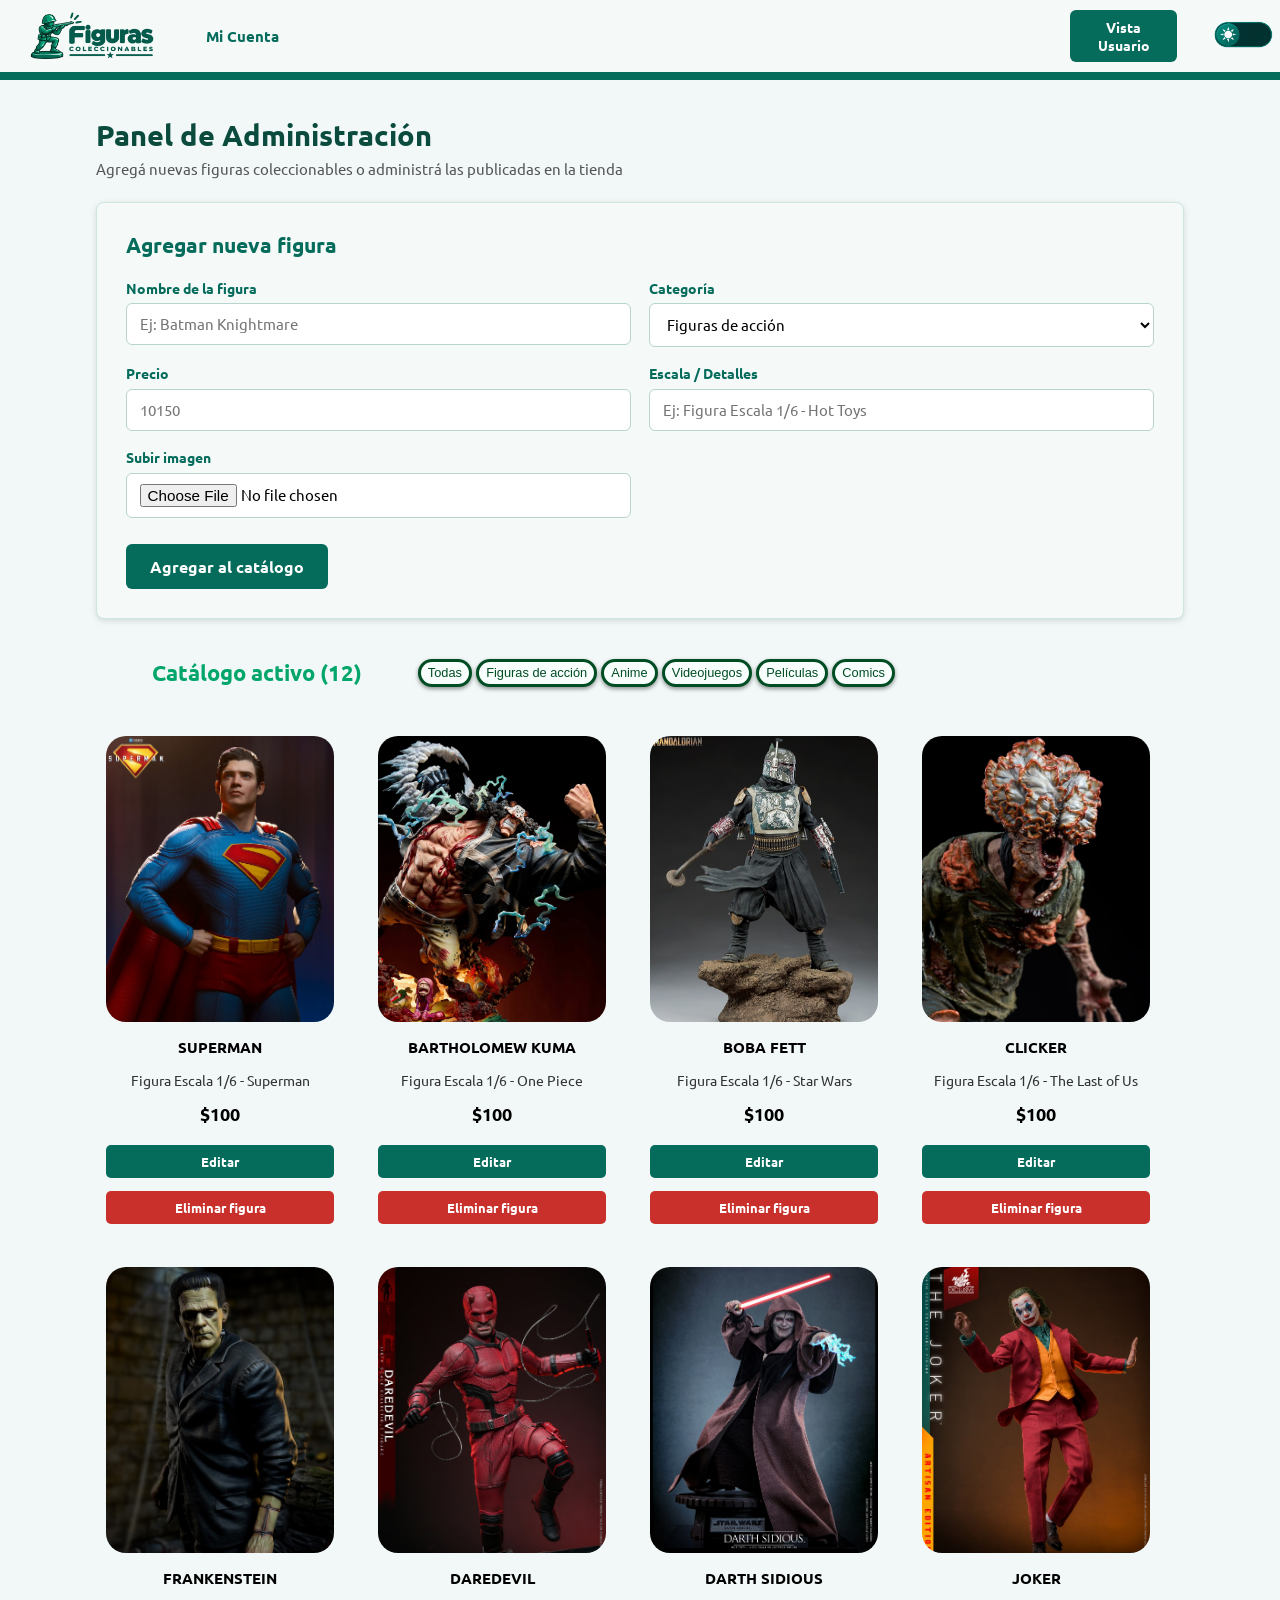
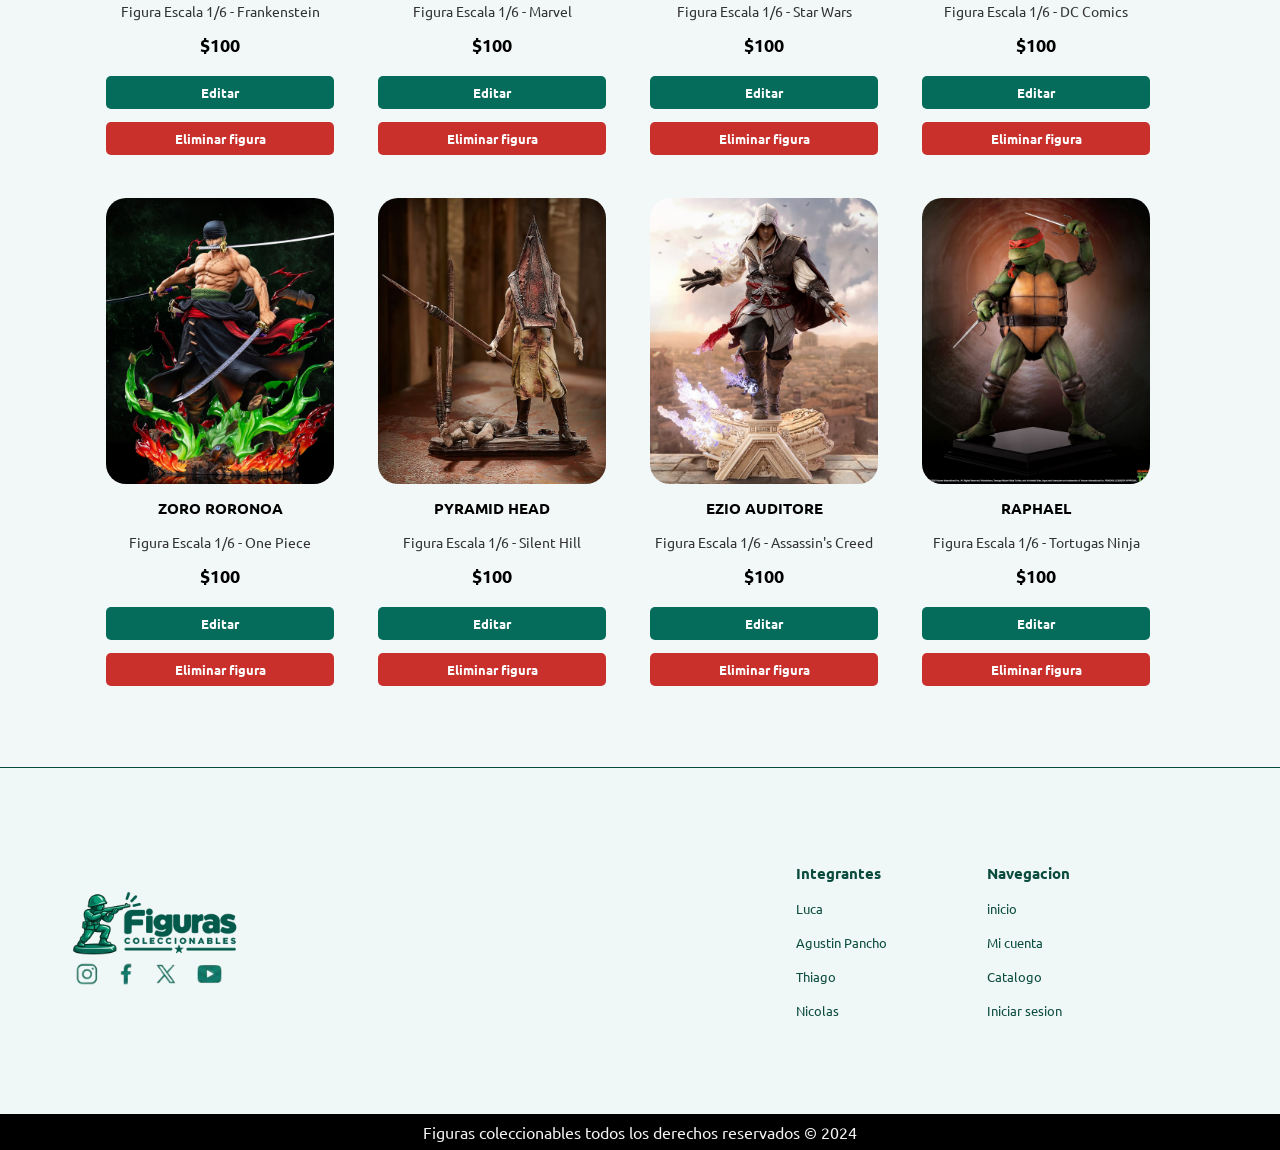
<file: admin.html>
<!DOCTYPE html>
<html lang="en">
<head>
    <meta charset="UTF-8">
    <meta name="viewport" content="width=device-width, initial-scale=1.0">
    <title>Panel Administrador</title>
    <link rel="preconnect" href="https://fonts.googleapis.com">
    <link rel="preconnect" href="https://fonts.gstatic.com" crossorigin>
    <link href="https://fonts.googleapis.com/css2?family=Ubuntu:ital,wght@0,300;0,400;0,500;0,700;1,300;1,400;1,500;1,700&display=swap" rel="stylesheet">
    <link rel="stylesheet" href="css/styles.css">
    <link rel="stylesheet" href="css/admin.css">
</head>
<body>
<header class="cabecera">

        <div class="logo">
          <a class="logo-link" href="main.html">
            <img class="log-imagen" src="imagenes/logoMain.png" alt="Logo">
          </a>
        </div>



          <a href="miCuenta.html" class="enlace">
            <h6 class="sub-navegacion">Mi Cuenta</h6>
          </a>
          <div class="divisor"></div>
            <button type="button" id="btn-cambiar-vista" class="btn-vista">Vista Usuario</button>   
            <button class="modo-oscuro-boton" id="oscuro">
                <img src="imagenes/modo-dia.png" alt="modo" class="imagen-modo">
            </button>
        </div>

  </header>
    <div class="final-encabezado"></div>

    <main class="contenedor-admin">
        <section class="encabezado-panel">
            <div>
                <h1>Panel de Administración</h1>
                <p class="subtitulo-panel">Agregá nuevas figuras coleccionables o administrá las publicadas en la tienda</p>
            </div>
        </section>

        <section class="tarjeta-alta">
            <h2>Agregar nueva figura</h2>
            <form id="form-alta-producto" class="grid-formulario">
                <div class="campo-form">
                    <label for="prod-nombre">Nombre de la figura</label>
                    <input type="text" id="prod-nombre" placeholder="Ej: Batman Knightmare" required>
                </div>

                <div class="campo-form">
                    <label for="prod-categoria">Categoría</label>
                    <select id="prod-categoria" required>
                        <option value="Figuras de accion">Figuras de acción</option>
                        <option value="Anime">Anime</option>
                        <option value="Videojuegos">Videojuegos</option>
                        <option value="Películas">Películas</option>
                        <option value="Comics">Comics</option>
                    </select>
                </div>

                <div class="campo-form">
                    <label for="prod-precio">Precio</label>
                    <input type="number" id="prod-precio" min="1" step="any" placeholder="10150" required>
                </div>

                <div class="campo-form">
                    <label for="prod-detalle">Escala / Detalles</label>
                    <input type="text" id="prod-detalle" placeholder="Ej: Figura Escala 1/6 - Hot Toys" required>
                </div>

                <div class="campo-form">
                    <label for="prod-imagen-archivo">Subir imagen</label>
                    <input type="file" id="prod-imagen-archivo" accept="image/*">
                </div>

                <div class="acciones-form">
                    <button type="submit" class="btn-alta">Agregar al catálogo</button>
                    <span id="mensaje-alta" class="mensaje-feedback"></span>
                </div>
            </form>
        </section>

        <div class="categorias">
            <h2 class="texto-verde">Catálogo activo (<span id="contador-productos">0</span>)</h2>
            <div class="sub_categorias">
                <button type="button" class="boton-categoria activa" data-categoria="Todas">Todas</button>
                <button type="button" class="boton-categoria" data-categoria="Figuras de accion">Figuras de acción</button>
                <button type="button" class="boton-categoria" data-categoria="Anime">Anime</button>
                <button type="button" class="boton-categoria" data-categoria="Videojuegos">Videojuegos</button>
                <button type="button" class="boton-categoria" data-categoria="Películas">Películas</button>
                <button type="button" class="boton-categoria" data-categoria="Comics">Comics</button>
            </div>
        </div>

        <div id="Colecciones" class="productos"></div>
    </main>

    <footer id="Footer" class="footer">
        <div class="footer-logo">
            <img class="redes_sociales" src="imagenes/logoMain.png" alt="Logo">
            <img class="logo-footer" src="imagenes/logos.png" alt="Logo">
        </div>


        <div class="footer-contenido">
            <div class="texto_del_footer">
                <h3>Integrantes</h3>
                <br>
                <p>Luca</p>
                <br>
                <p>Agustin Pancho</p>
                <br>
                <p>Thiago</p>
                <br>
                <p>Nicolas</p>
            </div>

            <div class="texto_del_footer">
                <h3>Navegacion</h3>
                <br>
                <p>inicio</p>
                <br>
                <p>Mi cuenta</p>
                <br>
                <p>Catalogo</p>
                <br>
                <p>Iniciar sesion</p>
            </div>

        </div>

    </footer>
    <div class="Derechos">
        <p>Figuras coleccionables todos los derechos reservados &copy; 2024</p>
    </div>
    <script src="js/datos.js"></script>
    <script src="js/admin.js"></script>
    <script src="js/modoOscuro.js"></script>

</body>

</html>
</file>
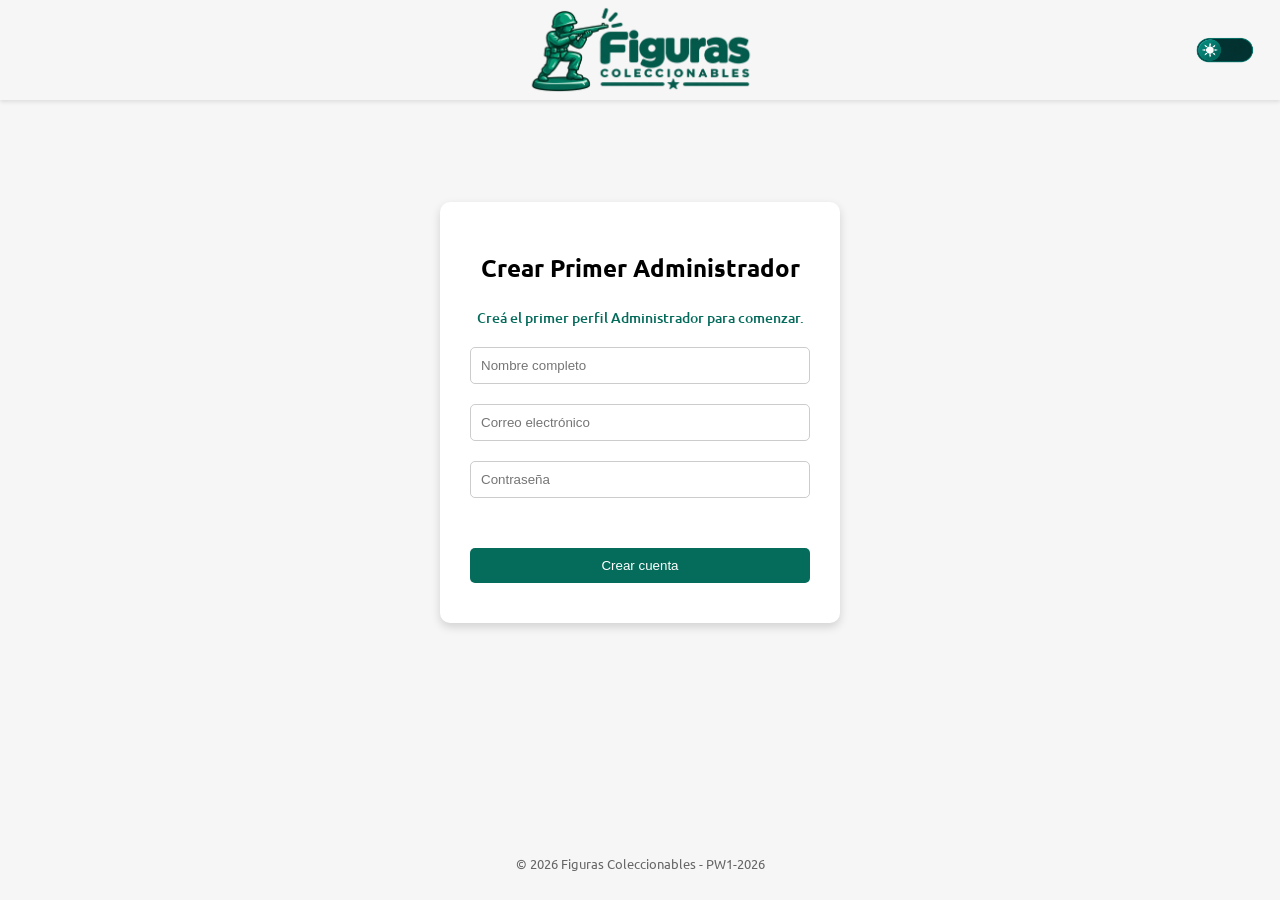
<file: Ingreso.html>
<!DOCTYPE html>
<html lang="es">

<head>
  <meta charset="UTF-8">
  <meta name="viewport" content="width=device-width, initial-scale=1.0">
  <link rel="preconnect" href="https://fonts.googleapis.com">
  <link rel="preconnect" href="https://fonts.gstatic.com" crossorigin>
  <link
    href="https://fonts.googleapis.com/css2?family=Ubuntu:ital,wght@0,300;0,400;0,500;0,700;1,300;1,400;1,500;1,700&display=swap"
    rel="stylesheet">
  <link rel="stylesheet" href="css/stylesIngreso.css">
  <title>Acceso</title>
</head>

<body>
  <header class="header-ingreso">
    <img src="imagenes/logoMain.png" alt="Logo de la página" class="logo">
     <button class="modo-oscuro-boton" id="oscuro">
        <img src="imagenes/modo-dia.png" alt="modo" class="imagen-modo">
        </button>
  </header>
  
  <!-- Caja de acceso inicial -->
  <div id="vista-acceso" class="cajaAcceso">
    <h2>!Bienvenido a Figuras Coleccionables!</h2>
    <p>Inicia sesión o crea una cuenta para continuar</p>
    <button type="button" id="ir-a-login" class="btn-estandar">Iniciar sesión</button>
    <div class="divider"><span>o</span></div>
    <button type="button" id="ir-a-registro" class="btn-estandar">Crear cuenta</button>
  </div>

  <!--caja de inicio de sesión-->
  <form id="form-inicio-sesion" action="main.html" method="get" class="cajaInicioSesion">
    <h2>Iniciar Sesión</h2>
    <div class="acceso-rapido">
      <scan class="acceso-rapido-texto">Acceso rápido:</scan>
      <button id="Admin-rapido" type="button" class="btn-acceso-rapido">Admin</button>
      <button id="Usuario-rapido" type="button" class="btn-acceso-rapido">Usuario</button>
    </div>

    <input id="email" type="email" placeholder="Correo electrónico" class="input-standard">
    <input id="password" type="password" placeholder="Contraseña" class="input-standard">
    <p id="error-login" class="mensaje-error"></p>
    <button id="btn-iniciar-sesion" type="submit" class="btn-estandar">Ingresar</button>
    <button type="button" id="cambiar-a-registro" class="btn-estandar">Crear cuenta</button>
  </form>

  <!--caja de crear usuario-->
  <form id="form-crear-usuario" action="main.html" method="get" class="cajaCrearUsuario">
    <h2 id="titulo-registro">Crear Cuenta</h2>
    <p id="subtitulo-registro" class="subtitulo-registro"></p>
    <input id="nombre-completo" type="text" placeholder="Nombre completo" class="input-standard">
    <input id="email-crear" type="email" placeholder="Correo electrónico" class="input-standard">
    <input id="password-crear" type="password" placeholder="Contraseña" class="input-standard">
     <ul id="requisitos-password" class="lista-requisitos">
      <li id="req-largo" class="requisito-invalido">✗ Mínimo 8 caracteres</li>
      <li id="req-mayus" class="requisito-invalido">✗ Al menos 1 mayúscula</li>
      <li id="req-num" class="requisito-invalido">✗ Al menos 1 número</li>
      <li id="req-especial" class="requisito-invalido">✗ Al menos 1 carácter especial (!@#$%...)</li>
    </ul>
    <p id="error-registro" class="mensaje-error"></p>
    <button id="btn-crear-usuario" type="submit" class="btn-estandar">Crear cuenta</button>
    <button type="button" id="cambiar-a-login" class="btn-estandar">Iniciar sesión</button>
  </form>

  <footer class="footer-ingreso">
    <p>&copy; 2026 Figuras Coleccionables - PW1-2026</p>
  </footer>
  <script src="js/scriptIngreso.js"></script>
</body>

</html>
</file>
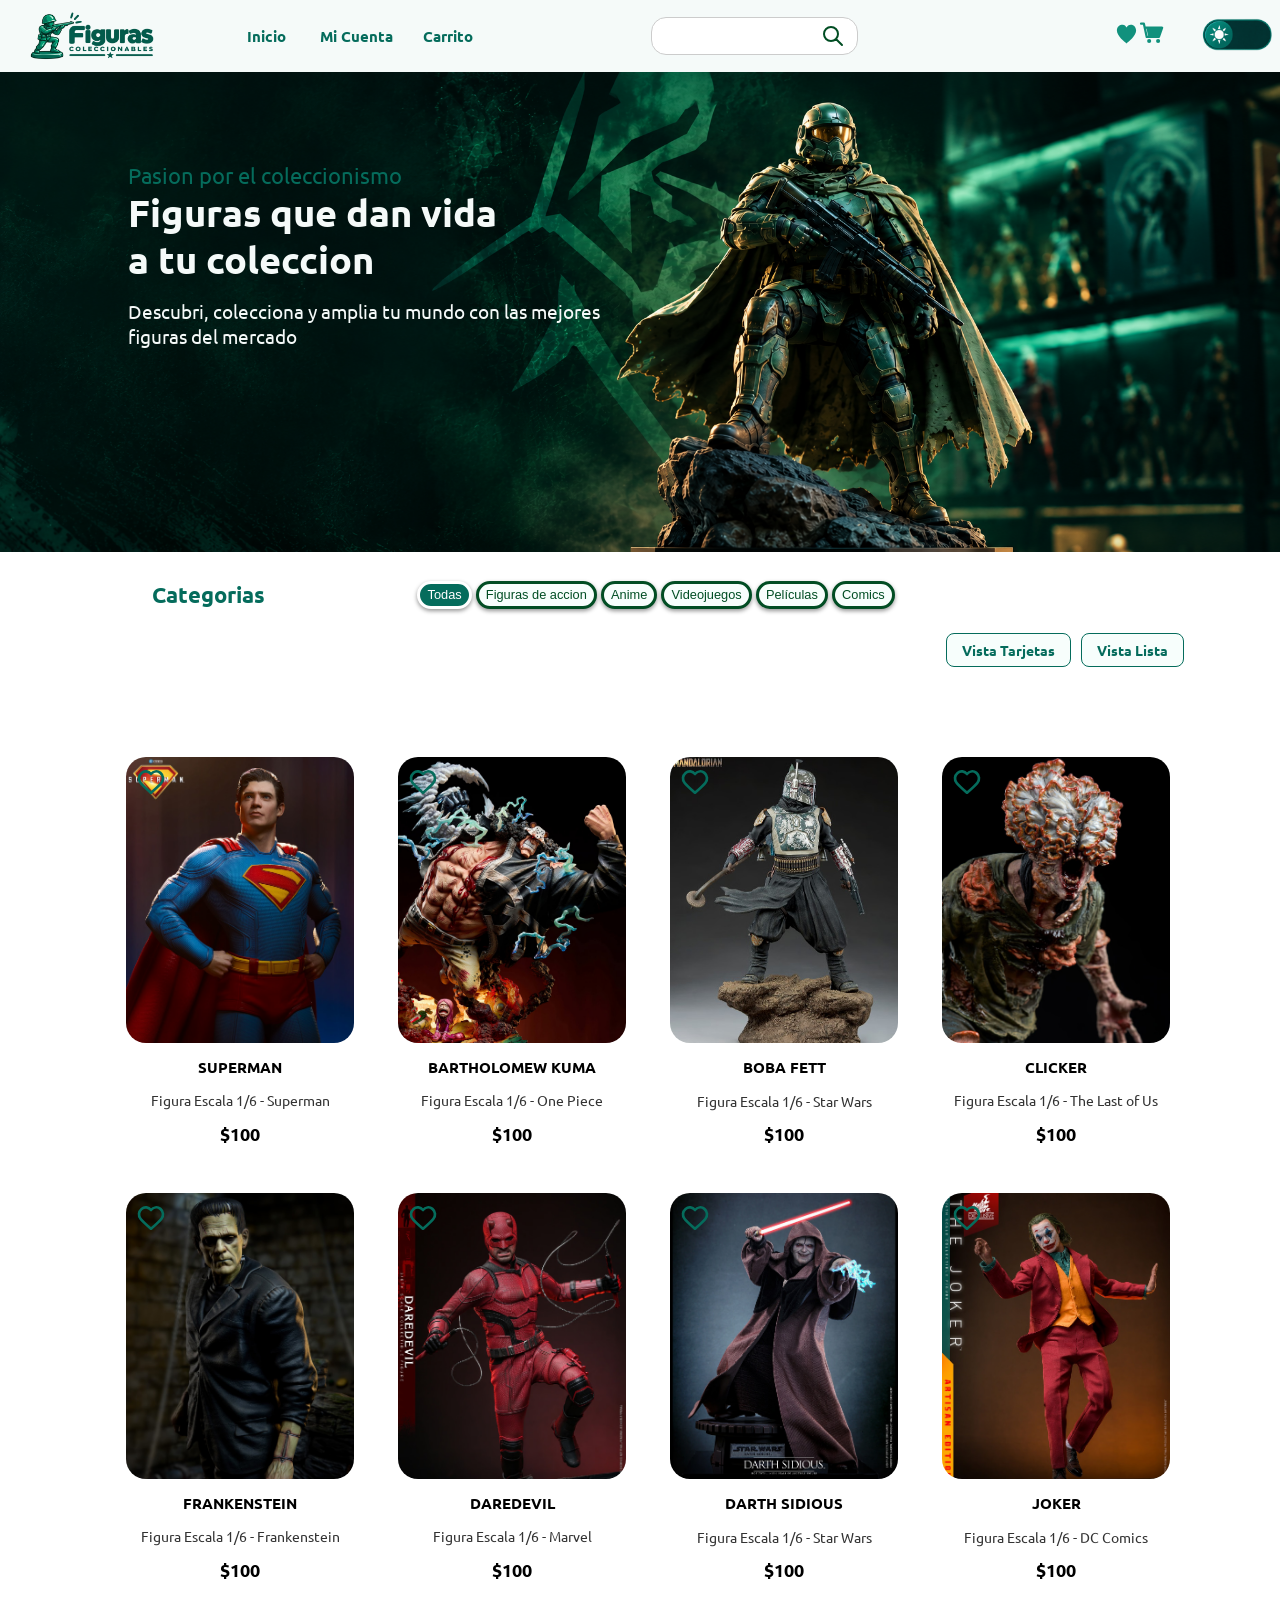
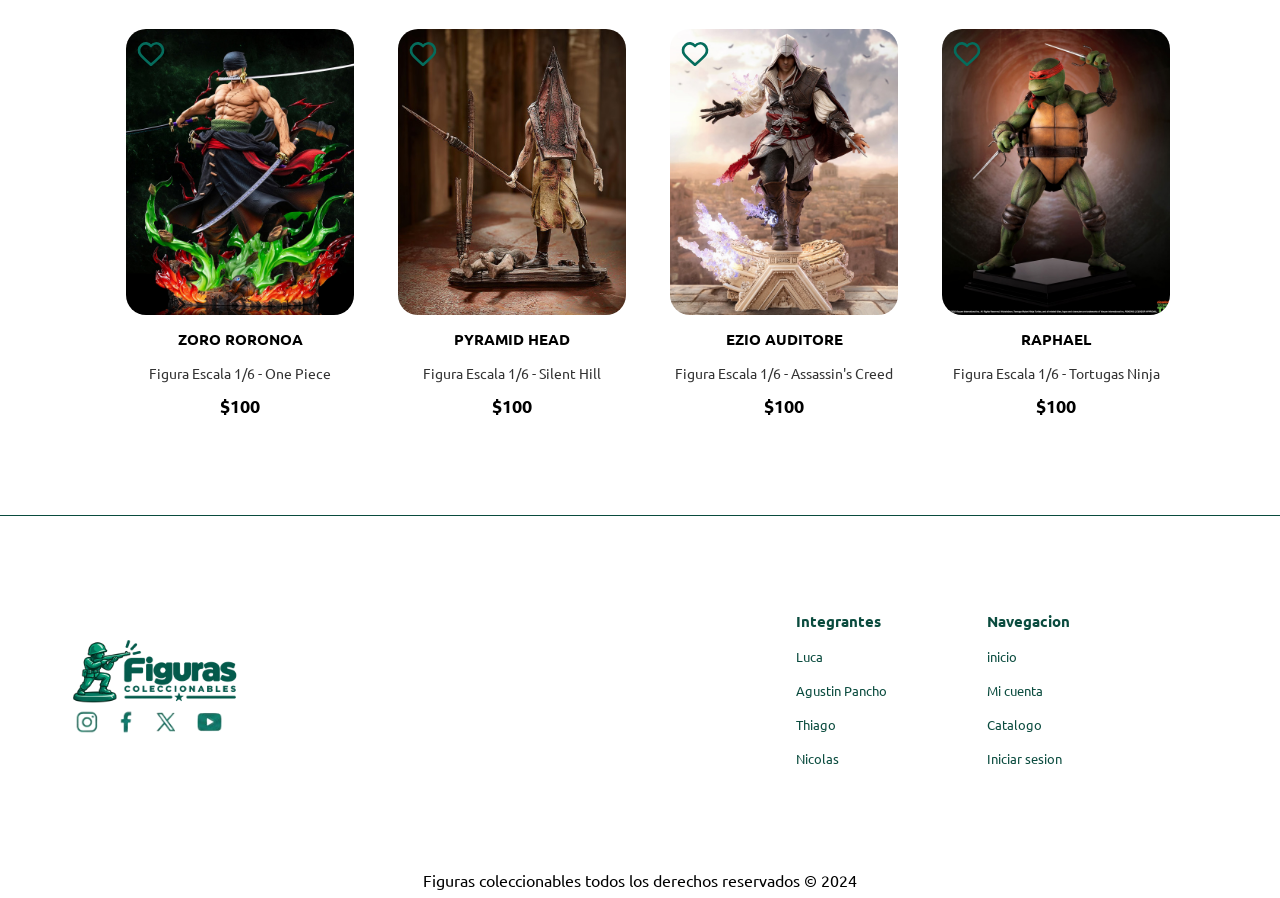
<file: main.html>
<!DOCTYPE html>
<html lang="en">

<head>
    <meta charset="UTF-8">
    <meta name="viewport" content="width=device-width, initial-scale=1.0">
    <title>Document</title>
    <link rel="preconnect" href="https://fonts.googleapis.com">
    <link rel="preconnect" href="https://fonts.gstatic.com" crossorigin>
    <link
        href="https://fonts.googleapis.com/css2?family=Ubuntu:ital,wght@0,300;0,400;0,500;0,700;1,300;1,400;1,500;1,700&display=swap"
        rel="stylesheet">
    <link rel="stylesheet" href="css/main.css">
    <link rel="stylesheet" href="css/carrito.css">
</head>

<body>
    <header id="cabecera" class="cabecera">
        <div class="logo">
        <a class="logo-link" href="main.html">
            <img class="log-imagen" src="imagenes/logoMain.png" alt="Logo">
        </a>
        </div>

        <div class="navegacion">
        <a href="main.html" class="enlace" >
            <h6 class="sub-navegacion">Inicio</h6>
        </a>

        <a href="miCuenta.html" class="enlace">
            <h6 class="sub-navegacion">Mi Cuenta</h6>
        </a>
        <a href="carrito.html" class="enlace">
        <h6 class="sub-navegacion">Carrito</h6>
        </a>
        </div>

        <div class="buscador">
        <input class="buscador-input" type="text">
        <button type="submit" class="buscador-boton" aria-label="Buscar">
            <img src="imagenes/logoBuscador.svg" alt="buscador" class="buscador-icono">
        </button>
        </div>

        <div class="favoritos-carrito">
        <a href="misFavoritos.html">
            <img class="favoritos" src="imagenes/favoritos.svg" alt="Favorito">
        </a>
        <a href="carrito.html">
            <img class="carrito-imagen" src="imagenes/carrito.svg" alt="Carrito">
        </a>
        <button class="modo-oscuro-boton" id="oscuro">
        <img src="imagenes/modo-dia.png" alt="modo" class="imagen-modo">
        </button>
        </div>

    </header>
    <div class="final-encabezado"></div>
    <section class="banner-principal">

        <img class="banner" src="imagenes/baner_para_main.png" alt="">
        <div class="texto-banner">
            <p class="texto-verde">Pasion por el coleccionismo</p>
            <h2>Figuras que dan vida <br> a tu coleccion</h2>
            <p class="texto-blanco">Descubri, colecciona y amplia tu mundo con las mejores <br>figuras del mercado</p>
        </div>
    </section>


    <div class="categorias">
        <h2 class="texto-verde">Categorias</h2>
        <div class="sub_categorias">
            <button class="boton-categoria activa" data-categoria="Todas">Todas</button>
            <button class="boton-categoria" data-categoria="Figuras de accion">Figuras de accion</button>
            <button class="boton-categoria" data-categoria="Anime">Anime</button>
            <button class="boton-categoria" data-categoria="Videojuegos">Videojuegos</button>
            <button class="boton-categoria" data-categoria="Películas">Películas</button>
            <button class="boton-categoria" data-categoria="Comics">Comics</button>
        </div>
    </div>

    <div class="controles-vista">
        <button  id="btn-vista-tarjetas" class="btn-tipo-vista activa">Vista Tarjetas</button>
        <button  id="btn-vista-lista" class="btn-tipo-vista">Vista Lista</button>
    </div>

    <div id="Colecciones" class="colecciones"> </div>

    <footer id="Footer" class="footer">
        <div class="footer-logo">
            <img class="redes_sociales" src="imagenes/logoMain.png" alt="Logo">
            <img class="logo-footer" src="imagenes/logos.png" alt="Logo">
        </div>


        <div class="footer-contenido">
            <div class="texto_del_footer">
                <h3>Integrantes</h3>
                <br>
                <p>Luca</p>
                <br>
                <p>Agustin Pancho</p>
                <br>
                <p>Thiago</p>
                <br>
                <p>Nicolas</p>
            </div>

            <div class="texto_del_footer">
                <h3>Navegacion</h3>
                <br>
                <p>inicio</p>
                <br>
                <p>Mi cuenta</p>
                <br>
                <p>Catalogo</p>
                <br>
                <p>Iniciar sesion</p>
            </div>

        </div>
        <button type="button" id="btn-cambiar-vista" class="btn-vista">Vista Admin</button>
    </footer>
    <div class="Derechos">
        <p>Figuras coleccionables todos los derechos reservados &copy; 2024</p>
    </div>

    <script src="js/datos.js"></script>
    <script src="js/carrito.js"></script>
    <script type="text/javascript" src="js/scriptMain.js"></script>

</body>

</html>
</file>
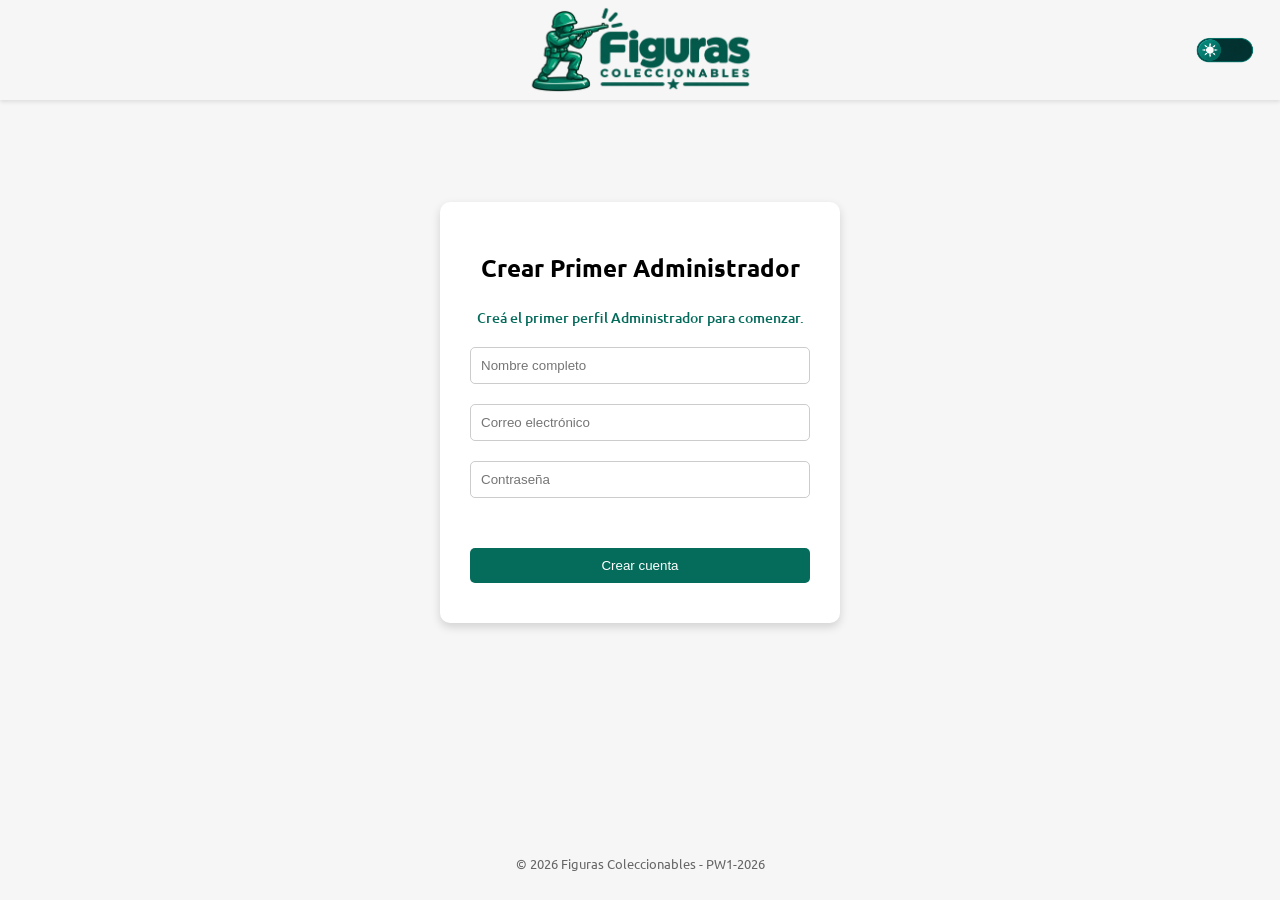
<file: miCuenta.html>
<!DOCTYPE html>
<html lang="en">
  <head>
    <meta charset="UTF-8" >
    <meta name="viewport" content="width=device-width, initial-scale=1.0" >
    <title>Mi Cuenta</title>
    <link rel="preconnect" href="https://fonts.googleapis.com">
    <link rel="preconnect" href="https://fonts.gstatic.com" crossorigin>
    <link href="https://fonts.googleapis.com/css2?family=Ubuntu:ital,wght@0,300;0,400;0,500;0,700;1,300;1,400;1,500;1,700&display=swap" rel="stylesheet">
    <link rel="stylesheet" href="css/styles.css" >
    <link rel="stylesheet" href="css/cuenta.css" >
  </head>
<body class="body-thiago">
  <header class="cabecera">

        <div class="logo">
          <a class="logo-link" href="main.html">
            <img class="log-imagen" src="imagenes/logoMain.png" alt="Logo">
          </a>
        </div>

        <div class="navegacion">
          <a href="main.html" class="enlace" >
            <h6 class="sub-navegacion">Inicio</h6>
          </a>

          <a href="miCuenta.html" class="enlace">
            <h6 class="sub-navegacion">Mi Cuenta</h6>
          </a>
        <a href="carrito.html" class="enlace">
          <h6 class="sub-navegacion">Carrito</h6>
          </a>
        </div>

        <div class="buscador">
          <input class="buscador-input" type="text">
          <button type="submit" class="buscador-boton" aria-label="Buscar">
            <img src="imagenes/logoBuscador.svg" alt="buscador" class="buscador-icono">
            </svg>
          </button>
        </div>

        <div class="favoritos-carrito">
          <a href="misFavoritos.html">
            <img class="favoritos" src="imagenes/favoritos.svg" alt="Favorito">
          </a>
          <a href="carrito.html">
            <img class="carrito-imagen" src="imagenes/carrito.svg" alt="Carrito">
          </a>
          
        <button class="modo-oscuro-boton">
          <img src="imagenes/modo-dia.png" alt="modo" class="imagen-modo">
        </button>
        </div>

  </header>
  <div class="final-encabezado"></div>

  <div class="contenedor-mi-cuenta">

    <div class="campo-nav">
    <nav class="lista-secciones">
            
            <a href="miCuenta.html " class="enlaces-nav seleccion">
                <img src="imagenes/usuario.svg" alt="mi cuenta" class="imagen-nav">
                INFORMACION DE LA CUENTA
            </a>
            <a href="misFavoritos.html " class="enlaces-nav secciones">
                <img src="imagenes/favoritos.svg" alt="favortitos" class="imagen-nav">
                FAVORITOS
            </a>
            <a href="" class="enlaces-nav secciones">
                <img src="imagenes/bolsa.svg" alt="compras" class="imagen-nav">
                PEDIDOS
            </a>
            <a href="" class="enlaces-nav secciones">
                <img src="imagenes/mensaje.svg" alt="consulta" class="imagen-nav">
                CONSULTAS
            </a>
            
            <a href="" class="enlaces-nav secciones">
                <img src="imagenes/preferencias.svg" alt="preferencias" class="imagen-nav">
                PREFERENCIAS
            </a>
        <div class="separador"></div>
            <a href="Ingreso.html" id="btn-cerrar-sesion" class="enlaces-nav secciones">
                <img src="imagenes/salir.svg" alt="salir" class="imagen-nav">
                CERRAR SESION
            </a>
    </nav>      
    </div>

    <div class="mi-cuenta">
      <div class="mini-encabezado">
      <h1 class="titulo-mi-cuenta">Mis Datos</h1>
      <p class="texto-titulo">
        Actualizá tu información personal para mantener los datos de tu cuenta
        siempre al día.
      </p>
      </div>

      <section class="cajas-con-sombras">
        <img src="imagenes/micuenta.svg" alt="mis datos" class="imagen-caja">
        <div class="separador-caja"></div>
        <div class="detalles-caja" id="caja-detalles">
          <h2 class="subtitulo">Detalles</h2>
          <p id="dato-nombre">-</p>
          <p id="dato-nacimiento">Sin fecha de nacimiento</p>
          <p id="dato-genero">Sin género</p>
          <p id="dato-dni">Sin DNI</p>
        </div>
        <button type="button" class="editar" id="btn-editar-detalles"> 
          <img src="imagenes/lapiz.png" alt="editar" class="imagen-editar">
          EDITAR
        </button>
      </section>

      <section class="cajas-con-sombras">
        <img src="imagenes/candado.svg" alt="datos de acceso" class="imagen-caja">
        <div class="detalles-caja" id="caja-acceso">
          <h2 class="subtitulo">Datos de Acceso</h2>
          <h4>Correo Electronico</h4>
          <p id="dato-email">-</p>
          <h4>Contraseña</h4>
          <p id="dato-password">***********</p>
          </div>
          <button type="button" class="editar" id="btn-editar-acceso">
            <img src="imagenes/lapiz.png" alt="editar" class="imagen-editar">
            EDITAR
          </button>
      </section>

      <section class="cajas-con-sombras">
        <img src="imagenes/camion.svg" alt="datos de envio" class="imagen-caja">
        <div class="separador-caja"></div>
        <div class="detalles-caja" id="caja-envio">
          <h2 class="subtitulo">Datos de Envio</h2>
          <p id="dato-direccion">Sin dirección</p>
          <p id="dato-localidad">Sin localidad</p>
          <p id="dato-cp">Sin código postal</p>
          <p id="dato-telefono">Sin teléfono</p>
          </div>
          <button type="button" class="editar" id="btn-editar-envio">
          <img src="imagenes/lapiz.png" alt="editar" class="imagen-editar">
          EDITAR
          </button>
      </section>
    </div>

  </div>

  <footer class="footer">
        <div class="footer-logo">
            <img class="logo-footer" src="imagenes/logoMain.png" alt="Logo">
            <img class="logo-footer-X" src="imagenes/logos.png" alt="Logo">
        </div>


        <div class="footer-contenido">
            <div class="texto_del_footer">
                <h3>Integrantes</h3>
                <br>
                <p>Luca</p>
                <br>
                <p>Agustin Pancho</p>
                <br>
                <p>Thiago</p>
                <br>
                <p>Nicolas</p>
            </div>

            <div class="texto_del_footer">
                <h3>Navegacion</h3>
                <br>
                <p>inicio</p>
                <br>
                <p>Mi cuenta</p>
                <br>
                <p>Catalogo</p>
                <br>
                <p>Iniciar sesion</p>
            </div>

        </div>

  </footer>
    <div class="Derechos">
        <p>Figuras coleccionables todos los derechos reservados &copy; 2024</p>
    </div>
    <script type="text/javaScript" src="js/modoOscuro.js">
    </script><script src="js/miCuenta.js"></script>
</body>
</html>
</file>
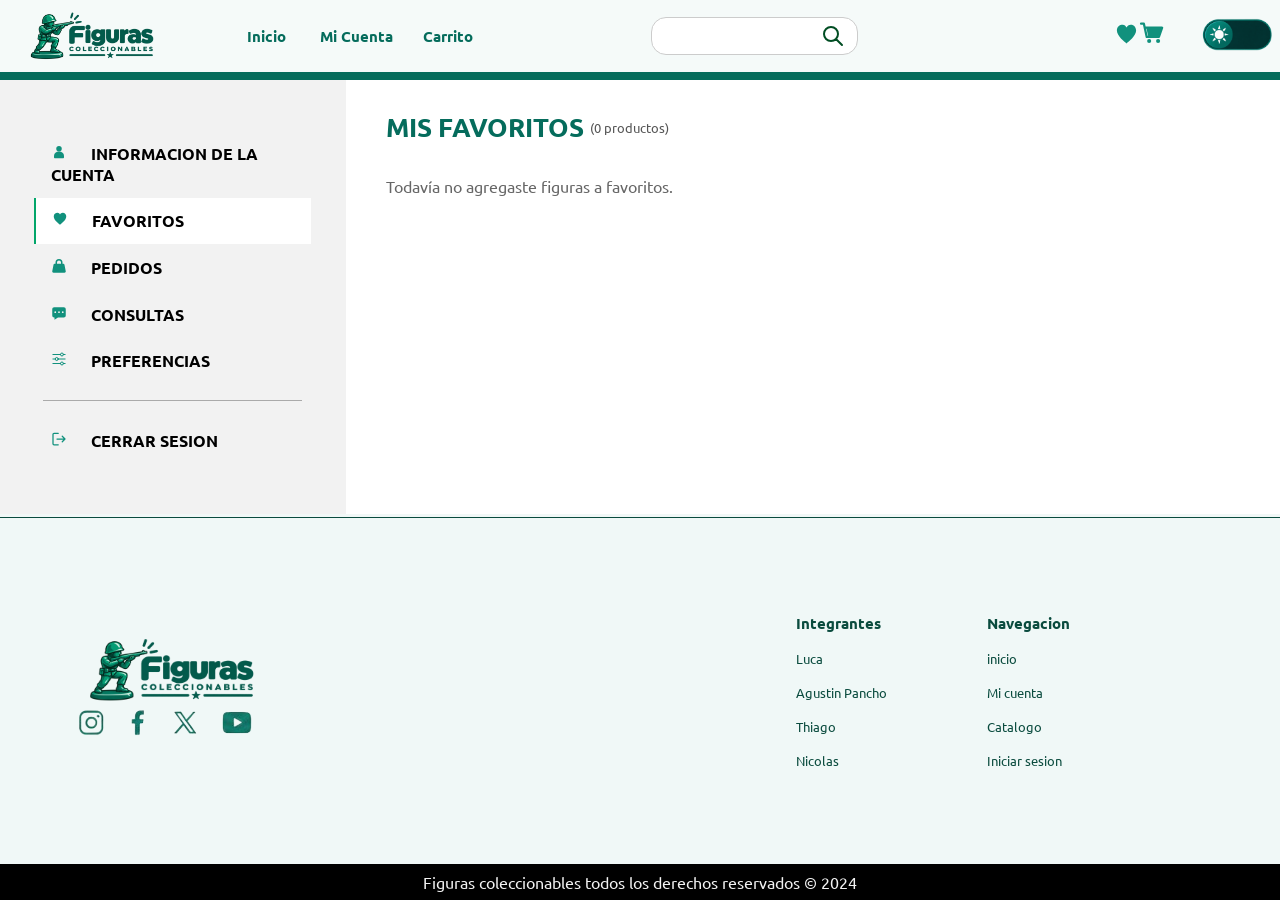
<file: misFavoritos.html>
<!DOCTYPE html>
<html lang="en">
<head>
    <meta charset="UTF-8">
    <meta name="viewport" content="width=device-width, initial-scale=1.0">
    <title>Mis Favoritos</title>
    <link rel="preconnect" href="https://fonts.googleapis.com">
    <link rel="preconnect" href="https://fonts.gstatic.com" crossorigin>
    <link href="https://fonts.googleapis.com/css2?family=Ubuntu:ital,wght@0,300;0,400;0,500;0,700;1,300;1,400;1,500;1,700&display=swap" rel="stylesheet">
    <link rel="stylesheet" href="css/styles.css" >
    <link rel="stylesheet" href="css/cuenta.css" >
    
</head>
<body class="body-thiago">
    <header class="cabecera">
        <div class="logo">
            <a class="logo-link" href="main.html">
            <img class="log-imagen" src="imagenes/logoMain.png" alt="Logo">
            </a>
        </div>

        <div class="navegacion">
            <a href="main.html" class="enlace" >
            <h6 class="sub-navegacion">Inicio</h6>
            </a>

            <a href="miCuenta.html" class="enlace">
            <h6 class="sub-navegacion">Mi Cuenta</h6>
            </a>
            <a href="carrito.html" class="enlace">
            <h6 class="sub-navegacion">Carrito</h6>
            </a>
        </div>

        <div class="buscador">
            <input class="buscador-input" type="text">
            <button type="submit" class="buscador-boton" aria-label="Buscar">
            <img src="imagenes/logoBuscador.svg" alt="buscador" class="buscador-icono">
            </button>
        </div>

        <div class="favoritos-carrito">
            <a href="misFavoritos.html">
            <img class="favoritos" src="imagenes/favoritos.svg" alt="Favorito">
            </a>
            <a href="carrito.html">
            <img class="carrito-imagen" src="imagenes/carrito.svg" alt="Carrito">
            </a>
        <button class="modo-oscuro-boton">
            <img src="imagenes/modo-dia.png" alt="modo" class="imagen-modo">
        </button>
        </div>

    </header>
    <div class="final-encabezado"></div>

    <div class="interfaz-favoritos">

    <div class="campo-nav">
    <nav class="lista-secciones">
            
            <a href="miCuenta.html " class="enlaces-nav secciones">
                <img src="imagenes/usuario.svg" alt="mi cuenta" class="imagen-nav">
                INFORMACION DE LA CUENTA
            </a>
            <a href="misFavoritos.html " class="enlaces-nav seleccion">
                <img src="imagenes/favoritos.svg" alt="favortitos" class="imagen-nav">
                FAVORITOS
            </a>
            <a href="" class="enlaces-nav secciones">
                <img src="imagenes/bolsa.svg" alt="compras" class="imagen-nav">
                PEDIDOS
            </a>
            <a href="" class="enlaces-nav secciones">
                <img src="imagenes/mensaje.svg" alt="consulta" class="imagen-nav">
                CONSULTAS
            </a>
            
            <a href="" class="enlaces-nav secciones">
                <img src="imagenes/preferencias.svg" alt="preferencias" class="imagen-nav">
                PREFERENCIAS
            </a>
        <div class="separador"></div>
            <a href="Ingreso.html" class="enlaces-nav secciones">
                <img src="imagenes/salir.svg" alt="salir" class="imagen-nav">
                CERRAR SESION
            </a>
    </nav>      
    </div>

    <section class="productos-favoritos"></section>

    </div>

    <footer class="footer">
        <div class="footer-logo">
            <img class="logo-footer" src="imagenes/logoMain.png" alt="Logo">
            <img class="logo-footer-X" src="imagenes/logos.png" alt="Logo">
        </div>


        <div class="footer-contenido">
            <div class="texto_del_footer">
                <h3>Integrantes</h3>
                <br>
                <p>Luca</p>
                <br>
                <p>Agustin Pancho</p>
                <br>
                <p>Thiago</p>
                <br>
                <p>Nicolas</p>
            </div>

            <div class="texto_del_footer">
                <h3>Navegacion</h3>
                <br>
                <p>inicio</p>
                <br>
                <p>Mi cuenta</p>
                <br>
                <p>Catalogo</p>
                <br>
                <p>Iniciar sesion</p>
            </div>

        </div>

    </footer>
    <div class="Derechos">
        <p>Figuras coleccionables todos los derechos reservados &copy; 2024</p>
    </div>
        <script src="js/datos.js"></script>
        <script src="js/favoritos.js"></script>
        <script type="text/javaScript" src="js/modoOscuro.js"></script>
        
</body>
</html>
</file>
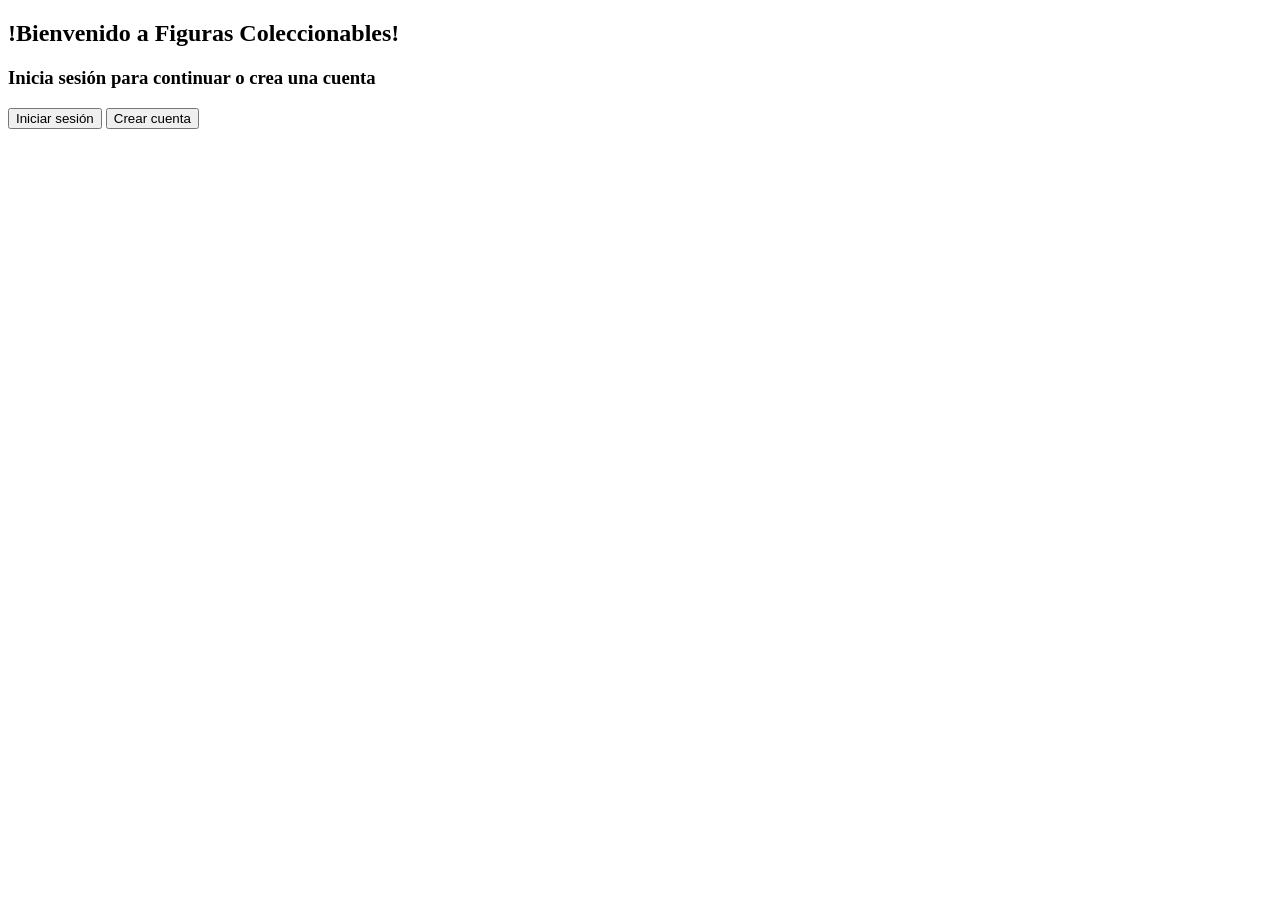
<file: proyecto/fotos/Ingreso.html>
<!DOCTYPE html>
<html lang="es">
<head>
    <meta charset="UTF-8">
    <meta name="viewport" content="width=device-width, initial-scale=1.0">
    <title>Acceso</title>
</head>
<body>
    <div>
        <h2>!Bienvenido a Figuras Coleccionables!</h2>
        <h3>Inicia sesión para continuar o crea una cuenta</h3>
        <button type="button" onclick="window.location.href='login.html'">Iniciar sesión</button>
        <button type="button" onclick="window.location.href='registro.html'">Crear cuenta</button>
        
    </div>
</body>
</html>
</file>
<file: css/styles.css>
* {
    margin: 0px;

}

body {
    font-family: Ubuntu, Helvetica, sans-serif;
    background: hsl(165, 36%, 96%);
    display: flex;
    flex-direction: column;
    min-height: 100vh;
}

/*  Textos  */
.titulo{
    color: #056C5C;
}
.subtitulo{
    color: #056C5C;
}

/*Header*/
.cabecera {
    background-color: #f5faf9;
    display: flex;
    align-items: center;
    justify-content: flex-start;
    box-shadow: 0 2px 4px rgba(0, 0, 0, 0.1);
    height: 8vh;

}

.cabecera .font {
    color: #f5faf9;
    font-size: 1.5vw;
    font-weight: bold;
}

.logo {
    display: flex;
    justify-content: flex-start;
}

.log-imagen {
    width: auto;
    height: 3.5rem;
    max-height: 100%;
    object-fit: contain;
    display: block;
    padding-left: 1.5rem;

}

.navegacion {
    display: flex;
    justify-content: space-between;
    align-items: center;
    gap: 1rem;
    padding-left:70px;
    height: 10vh;
    width: 20vw;
}

.enlace {
    text-decoration: none;
    color: inherit;
    width: 200px;
    text-align: center;
}

.sub-navegacion {
    font-size: 1.2vw;
    color: #056C5C;
    cursor: pointer;
}

.sub-navegacion:hover {
    color: #03A66A;
    border-bottom: 2px solid #03A66A;
}

.buscador {
    position: relative;
    display: flex;
    align-items: center;
    width: 100%;
    max-width: 27rem;
    padding-left: 13%;
}

.buscador-input {
    width: 100%;
    padding: 0.6rem 2.5rem 0.6rem 0.5rem;
    font-size: 0.9rem;
    border-radius: 15px;
    border: 1px solid #ccc;
    outline: none;
    background-color: #ffffff;
}

.buscador-boton {
    position: absolute;
    right: 0.8rem;
    top: 50%;
    transform: translateY(-50%);
    background-color: transparent;
    border: none;
    padding: 0;
    cursor: pointer;
    display: flex;
    align-items: center;
    justify-content: center;
}

.buscador-icono {
    width: 1.5rem;
    height: 1.5rem;
    stroke: #014d23;
}

.favoritos-carrito {
    display: flex;
    align-items: center;
    height: 100%;
    margin-left: 20%;
}

.carrito-imagen {
    margin-bottom: 5px;
    height: 3vh;
    width: 2vw;
    cursor: pointer;
}

.carrito-imagen:hover {
    transform: scale(1.1);
    transition: transform 0.3s ease;
}


.favoritos {
    width: 2vw;
    height: 2.8vh;
    cursor: pointer;
}

.favoritos:hover {
    transform: scale(1.1);
    transition: transform 0.3s ease;
}

.modo-oscuro-boton{
    margin-left: 30px ;
    width: 85px;
    background:none;
    border: none;
}
.imagen-modo{
    width: 100%;
}
.final-encabezado {
    background-color: #056C5C;
    width: 100%;
    height: 8px;

}




/*-------------------------------------Header---------------------------------------*/
/*-------------------------------------BANER----------------------------------------*/


.banner {
    width: 100%;
    height: auto;
    object-fit: cover;
    max-height: 100%;
    max-width: 100%;
    position: relative;

}

.texto-banner {
    color: #f5faf9;
    position: absolute;
    font-size: 2cqw;
    top: 18%;
    left: 10%;
}

.texto-banner h2 {

    margin-bottom: 1rem;
}

.texto-verde {

    font-size: 1.7vw;
    color: #03A66A;
}

.texto-blanco {
    color: #f5faf9;
    font-size: 1.5vw;
}





/*-------------------------------------BANER----------------------------------------*/

.categorias {
    display: flex;
    flex-direction: row;
    flex-wrap: nowrap;
    align-content: center;
    justify-content: space-evenly;
    align-items: center;
    margin-top: 2%;
}

.sub_categorias {
    width: 55.5vw;
}

.boton-categoria {
    background-color: #f7fefc;
    color: #014d23;
    border: none;
    border-radius: 15px;
    padding: 0.5% 1%;
    font-size: 1vw;
    cursor: pointer;
    border-style: solid;
    box-shadow: 0 2px 4px rgb(0 0 0 / 42%);
}


/*-------------------------------Parte de las figuras--------------------------------*/
.cajas {
    border-radius: 5px;
    box-shadow: 0 2px 4px rgba(0, 0, 0, 0.1);
    box-sizing: border-box;
    padding: 1%;
    display: flex;
    flex-direction: column;
    flex-wrap: nowrap;
    width: 15vw;
    margin-bottom: 2%;
}

.colecciones {
    display: flex;
    flex-wrap: wrap;
    justify-content: space-around;
    padding-top: 1%;
    max-width: 100%;
    height: auto;
    margin-left: auto;
    margin-right: auto;
    width: 65vw;
    box-shadow: 0 2px 4px rgb(0 0 0 / 42%);
    border-radius: 7px;
    margin-top: 4vh;
    padding: 3vw;
    margin-bottom: 5%;
}

.figura {
    width: 100%;
    position: relative;

}

.descripcion {
    text-size-adjust: calc(50%);
    text-decoration: none;
    color: inherit;
    font-size: 1.2vw;
}

.precio {
    font-weight: bold;
    color: #111111;
    font-size: 1.5vw;
}

.carrito-boton {
    width: 14%;
}


.agregar-al-carrito {
    max-width: 100%;

    margin-top: 5px;
    text-align: center;
    display: flex;
    justify-content: center;
    align-items: stretch;
    padding-top: 7px;

}

.agregar-al-carrito button {
    display: flex;
    justify-content: center;
    align-items: center;
    height: 3.5vh;
    width: 100%;
    font-size: 1vw;
    color: white;
    background-color: #056C5C;
    border-radius: 5px;
    border: none;
}

.agregar-al-carrito button:hover {
    background-color: #045a4b;
    box-shadow: 0 4px 8px rgba(0, 0, 0, 0.2);
}

.btn {
    cursor: pointer;

}

.cuerpo {
    display: flex;
    flex-direction: row-reverse;
    align-items: center;

}

.colecciones_izquierda {
    border: 1px solid #0A4B3E;
    width: 20%;
}

.cajas a {
    position: relative;
    display: inline-block;
}

.figura {
    display: block;
}

.figura-corazon {
    position: absolute;
    top: 0;
    left: 0;
    width: 2.5vw;
}





/*footer*/


.footer {
    display: flex;
    justify-content: end;
    margin-top: auto;
    background-color: #f0f8f7;

    border-top: 1px solid #0A4B3E;
    justify-content: space-between;
    align-items: center;
    padding: 2rem 5vw;
}

.footer-contenido {
    display: flex;
    margin-right: 10vw;
    margin-bottom: 5vh;
    margin-top: 5vh;
    gap: 5vw;
}

.texto_del_footer {
    color: #0A4B3E;
    font-size: 1vw;
    margin: 2vh
}

.redes_sociales {
    width: 180px;
    height: auto;


}
.footer-logo {
    display: flex;
    flex-direction: column;
    align-items: center;
    justify-content: center;
    flex-shrink: 0;
}

.logo-footer {
    width: 180px;
    height: auto;
    object-fit: contain;
}


.Derechos {
    display: flex;
    justify-content: center;
    align-items: center;
    height: 4vh;
    color: #F2F2F2;
    background-color: #000;
}

/*-----------------Estilo de tablet------------------*/
@media (width <=768px) {
    body {
        background-color: rgb(246, 252, 253);
    }

    .log-imagen {
        width: 21vw;
        height: 10vh;
    }

    .navegacion {
        width: 27vw;
    }

    .sub-navegacion {
        font-size: 2.1vw;
    }

    .favoritos {
        width: 4vw;
    }

    .carrito-imagen {
        height: 3vh;
        width: 4vw;
        cursor: pointer;
    }

    .boton-categoria {
        font-size: 2.5vw;
    }

    .texto-verde {
        font-size: 3.5vw;
    }

    .colecciones {
        width: 90vw;
    }

    .cajas {
        width: 40vw;
    }

    .descripcion {
        font-size: 5vw;
    }

    .precio {
        font-size: 5vw;
    }

    .texto_del_footer {
        font-size: 2.1vw;
    }

    .footer {
        flex-wrap: wrap
    }

    .logo-footer {
        width: 23vw;
    }

    .btn-text {
        font-size: 2.1vw;
    }

    .carrito-boton {
        width: 10%;
    }

    .figura-corazon {
        position: absolute;
        top: 0;
        left: 0;
        width: 5vw;
    }

}

/*-----------------Estilo de tablet------------------*/
/*-----------------Estilo de celular-----------------*/

@media (width <=391px) {

    .texto-banner {
        position: absolute;
        top: 12%;
        left: 2%;
    }

    .sub-navegacion {
        font-size: 0vw;
    }

    .log-imagen {
        width: 43vw;
        height: 10vh;
    }

    .carrito-imagen {
        height: 0vh;
        width: 0vw;
    }

    .favoritos {
        width: 0vw;
    }


    .colecciones {
        width: 90vw;
        gap: 1vh;
    }

    .cajas {
        width: 41vw;
    }

    .descripcion {
        font-size: 8vw;
    }

    .precio {
        font-size: 8vw;
    }

    .agregar-al-carrito button {
        height: 2.5vh;
        width: 60%;
        justify-content: flex-start
    }

    .footer-logo {
        margin-right: 0vw;
    }

    .logo-footer {
        width: 40vw;
    }

    .redes_sociales {
        width: 32%;
    }



}





/*---------------------Estilo de celular-----------------*/


/*-----------------Estilo de tablet------------------*/
@media (width <=768px) {
    body {
        background-color: rgb(246, 252, 253);
    }

    .log-imagen {
        width: 21vw;
        height: 10vh;
    }

    .navegacion {
        width: 27vw;
    }

    .sub-navegacion {
        font-size: 2.1vw;
    }

    .favoritos {
        width: 4vw;
    }

    .carrito-imagen {
        height: 3vh;
        width: 4vw;
        cursor: pointer;
    }

    .boton-categoria {
        font-size: 2.5vw;
    }

    .texto-verde {
        font-size: 3.5vw;
    }

    .colecciones {
        width: 90vw;
    }

    .cajas {
        width: 40vw;
    }

    .descripcion {
        font-size: 5vw;
    }

    .precio {
        font-size: 5vw;
    }

    .texto_del_footer {
        font-size: 2.1vw;
    }

    .footer {
        flex-wrap: wrap
    }

    .logo-footer {
        width: 23vw;
    }

}

/*-----------------Estilo de tablet------------------*/
/*-----------------Estilo de celular-----------------*/

@media (width <=391px) {

    .texto-banner {
        position: absolute;
        top: 12%;
        left: 2%;
    }

    .sub-navegacion {
        font-size: 0vw;
    }

    .log-imagen {
        width: 43vw;
        height: 10vh;
    }

    .carrito-imagen {
        height: 0vh;
        width: 0vw;
    }

    .favoritos {
        width: 0vw;
    }


    .colecciones {
        gap: 3vh;
    }

    .cajas {
        width: 80vw;
    }

    .descripcion {
        font-size: 16vw;
    }

    .precio {
        font-size: 16vw;
    }

    .footer-logo {
        margin-right: 0vw;
    }

    .logo-footer {
        width: 40vw;
    }
}

.cajas-con-sombras {
    background-color: #F2F2F2;

    padding: 20px;
    position: relative;
    border-radius: 10px;
    box-shadow: 0 0 10px #777;
    width: 90%;

}


/*      Tarjeta producto    */

.tarjeta-producto {
    background-color: #F2F2F2;
    margin: 22px;
    padding: 20px;
    position: relative;
    border-radius: 10px;
    box-shadow: 0 0 10px #777;
    width: 85%;
    height: 150px;
    display: flex;
    flex-direction: row;
}

/*Primera columna*/
.imagen-producto {
    width: 150px;
    height: 100%;
}

/*segunda columna*/
.caja-descripcion {
    display: flex;
    flex-direction: column;
    margin-left: 20px;
    margin-top: 10px;
}


.descripcion-principal {
    width: 100%;
    font-weight: bold;
    color: #056C5C;
}
.descripcion-extra{
    font-size: 14px;
    padding-top:6px ;
}

/*ultima columna de caja*/
.caja-final {
    display: flex;
    flex-direction: column;
    align-items: end;
    margin-left: auto;
}

.eliminar {
    width: 170px;
    height: 36px;
    margin-top: 5px;
    border: 2px solid #000;
    border-radius: 5px;
}
.eliminar:hover{
    background-color: #E1F2EE;
}

.eliminar-img {
    display: inline;
    width: 10px;
}

.agregar-carrito {
    width: 170px;
    height: 36px;
    font-weight: bold;
    background-color: #056C5C;
    color: #fff;
    border: none;
    border-radius: 5px;
}

.agregar-carrito:hover {
    background-color: #045549;
}

.precio-tarjeta {
    font-size: 24px;
    font-weight: bold;
    margin: 12px 0;
    color: #056C5C;
}
/*FIN TARJETAS*/

/*      MODO OSCURO GENERAL     */
/* ================= MODO OSCURO ================= */
/*BODY*/
.body-oscuro{
background-color: #121212;
color: #fff;
}
/* Header */
.cabecera-oscuro {
    background-color: #1e1e1e;
    box-shadow: 0 2px 4px rgba(0, 0, 0, 0.6);
}

.buscador-input-oscuro {
    background-color: #2a2a2a;
    border: 1px solid #444;
    color: #fff;
}

/* Menú lateral */
.campo-nav-oscuro {
    background-color: #1e1e1e;
}

.secciones-oscuro {
    background-color: #1e1e1e;
}

.seleccion-oscuro {
    background-color: #2a2a2a;
}

.secciones-oscuro:hover,
.seleccion-oscuro:hover {
    background-color: #0A4B3E;
}

.enlaces-nav-oscuro {
    color: #fff;
}

.separador-oscuro {
    background-color: #555;
}

/* Fondo de las secciones */
.mi-cuenta-oscuro,
.interfaz-favoritos-oscuro {
    background-color: #121212;
}


/* Tarjetas */
.tarjeta-oscuro {
    background-color: #1e1e1e;
    box-shadow: 0 0 10px #000;
    color: #fff;
}
.eliminar-oscuro {
    background-color: transparent;
    color: #fff;
    border: 2px solid #056C5C;
}
.eliminar-oscuro:hover{
    background-color: #0A4B3E;
}



/* Footer */
.footer-oscuro {
    background-color: #1e1e1e;
    border-top: 1px solid #4fd1b5;
}

.texto-footer-oscuro {
    color: #4fd1b5;
}
    /* Tarjetas */
.tarjeta-producto-oscuro {
    background-color: #1e1e1e;
    box-shadow: 0 0 10px #000;
    color: #fff;
}
.eliminar-oscuro {
    background-color: transparent;
    color: #fff;
    border: 2px solid #056C5C;
}
.eliminar-oscuro:hover{
    background-color: #0A4B3E;
}
</file>
<file: css/admin.css>
.navegacion {
    margin-right: auto;
    margin-left: 4.5rem;
}
.final-encabezado {
    background-color: #056C5C;
    width: 100%;
    height: 8px;
}
.divisor{
    width: 70%;
}
.contenedor-admin {
    max-width: 85vw;
    margin: 2rem auto;
}

.encabezado-panel {
    margin-bottom: 1.5rem;
}

.encabezado-panel h1 {
    color: #0A4B3E;
    font-size: 1.8rem;
    margin: 0.3rem 0;
}

.subtitulo-panel {
    color: #555555;
    font-size: 0.95rem;
}

.tarjeta-alta {
    background-color: #f5faf9;
    border: 1px solid #cfe5e0;
    border-radius: 8px;
    padding: 1.8rem;
    box-shadow: 0 2px 6px rgba(0, 0, 0, 0.12);
    margin-bottom: 2.5rem;
}

.tarjeta-alta h2 {
    color: #056C5C;
    margin-bottom: 1.2rem;
    font-size: 1.3rem;
}

.grid-formulario {
    display: grid;
    grid-template-columns: repeat(2, 1fr);
    gap: 1.1rem;
}

.campo-form {
    display: flex;
    flex-direction: column;
    gap: 0.4rem;
}

.campo-form label {
    font-size: 0.9rem;
    font-weight: 500;
    color: #056C5C;
    font-weight: bold;
}

.campo-form input,
.campo-form select {
    padding: 0.65rem 0.8rem;
    border: 1px solid #b8d4ce;
    border-radius: 6px;
    font-family: inherit;
    font-size: 0.95rem;
    background-color: #ffffff;
}

.campo-form input:focus,
.campo-form select:focus {
    outline: none;
    border-color: #03A66A;
}

.acciones-form {
    grid-column: 1 / -1;
    display: flex;
    align-items: center;
    gap: 1rem;
    margin-top: 0.5rem;
}

.btn-alta {
    background-color: #056C5C;
    color: #ffffff;
    border: none;
    border-radius: 6px;
    padding: 0.75rem 1.5rem;
    font-family: inherit;
    font-size: 1rem;
    font-weight: bold;
    cursor: pointer;
}

.btn-alta:hover {
    background-color: #045a4b;
}

.mensaje-feedback {
    color: #03A66A;
    font-weight: bold;
    font-size: 0.95rem;
}

.productos {
    display: flex;
    flex-wrap: wrap;
    justify-content: flex-start;
    gap: 1.5rem;
    max-width: 90rem;
    margin: 2.5rem auto;
}

.tarjetas {
    flex: 0 1 calc(25% - 1.5rem);
    box-sizing: border-box;
    display: flex;
    flex-direction: column;
    align-items: center;
    text-align: center;
    padding: 0.6rem;
    gap: 0.6rem;
}

.tarjetas img {
    width: 100%;
    height: auto;
    border-radius: 1.25rem;
}

.titulo-figura {
    margin: 0.3rem 0;
    text-transform: uppercase;
    font-size: 0.95rem;
}

.tarjetas p {
    margin: 0;
    color: #333333;
    font-size: 0.9rem;
}

.tarjetas h3 {
    margin: 0.2rem 0;
    font-size: 1.15rem;
    font-weight: bold;
}

.btn-editar-item {
    margin-top: 0.4rem;
    width: 100%;
    padding: 0.5rem;
    background-color: #056C5C;
    color: #ffffff;
    border: none;
    border-radius: 5px;
    font-family: inherit;
    font-weight: bold;
    cursor: pointer;
}

.btn-editar-item:hover {
    background-color: #045a4b;
}

.btn-eliminar-item {
    margin-top: 0.2rem;
    width: 100%;
    padding: 0.5rem;
    background-color: #c9302c;
    color: #ffffff;
    border: none;
    border-radius: 5px;
    font-family: inherit;
    font-weight: bold;
    cursor: pointer;
}

.btn-eliminar-item:hover {
    background-color: #a82420;
}

.favoritos-carrito {
    display: flex;
    align-items: center;
    gap: 0.8rem;
}

.btn-vista {
    background-color: #056C5C;
    color: #ffffff;
    border: none;
    border-radius: 6px;
    padding: 0.5rem 1rem;
    font-family: inherit;
    font-size: 0.9rem;
    font-weight: bold;
    cursor: pointer;
}

.btn-vista:hover {
    background-color: #045a4b;
}

/* Modo oscuro - Panel Administrador */
body.body-oscuro .encabezado-panel h1,
body.body-oscuro .tarjeta-alta h2 {
    color: #ffffff;
}

body.body-oscuro .subtitulo-panel {
    color: #cccccc;
}

body.body-oscuro .tarjeta-alta {
    background-color: #1e1e1e;
    border-color: #333333;
}

body.body-oscuro .campo-form label {
    color: #e0e0e0;
}

body.body-oscuro .campo-form input,
body.body-oscuro .campo-form select {
    background-color: #2a2a2a;
    color: #ffffff;
    border-color: #444444;
}

body.body-oscuro .tarjetas {
    background-color: #1e1e1e;
    border-color: #333333;
}

body.body-oscuro .tarjetas .titulo-figura, 
body.body-oscuro .tarjetas h3 {
    color: #ffffff;
}

body.body-oscuro .tarjetas p {
    color: #cccccc;
}

body.body-oscuro .Derechos {
    background-color: #141414;
    color: #cccccc;
}

body.body-oscuro .boton-categoria {
    background-color: #1e1e1e;
    color: #056C5C;
}

@media (max-width: 768px) {
    .productos {
        flex-direction: column;
        align-items: center;
    }

    .tarjetas {
        width: 100%;
        max-width: 22rem;
    }
}

/*  MODO OSCURO */
.tarjeta-alta-oscuro{
    background-color: #1e1e1e;
    border-color: #056C5C;
}
.campo-form-oscuro input{
    background-color: #1e1e1e;
    color: #b8d4ce;
}
.campo-form-oscuro select{
    background-color: #1e1e1e;
    color: #b8d4ce;
}
.campo-form-oscuro input[type="file"]::file-selector-button{
    background-color: #1e1e1e;
    color: #b8d4ce;
    border: none;
    border: solid 2px #056C5C;
}
.boton-categoria-oscuro{
    background-color:#1e1e1e ;
    color: #fff;
    border-color: #056C5C;
}
.btn-eliminar-item-oscuro{
    background-color:#1e1e1e ;
}
</file>
<file: css/stylesIngreso.css>
body{
    display: flex;
    flex-direction: column;
    align-items: center;  
    min-height: 100vh;
    margin: 0;
    background-color: #f6f6f6;
    font-family: 'Ubuntu', sans-serif;
    
}
.header-ingreso {
    position: relative; 
    width: 100%;
    height: 100px;
    background-color: #f6f6f6;
    display: flex;
    justify-content: center;
    align-items: center;
    box-shadow: 0 2px 4px rgba(0, 0, 0, 0.1);
}
.logo{
    max-width: 100%;
    max-height: 100px;
    height: auto;
    object-fit: contain;
}

.footer-ingreso {
  margin-top: auto;
  max-height: 50px;
  text-align: center;
  font-size: 13px;
  color: #666666;
  padding: 15px 0;
  width: 100%;
}


.cajaAcceso,.cajaInicioSesion, .cajaCrearUsuario {
  margin: auto;
  width: 90%;
  height: auto;
  max-width: 400px;
  padding: 30px;
  box-sizing: border-box;
  background-color: white;
  box-shadow: 0 4px 10px rgba(0,0,0,0.15);
  display: flex;
  flex-direction: column;
  color: black;
  border-radius: 10px;  
  text-align: center;
  
}

.acceso-rapido{
  display: flex;
  align-items: center;
  margin-bottom: 15px;
}

.acceso-rapido-texto{
  margin-right: 30px;
  font-size: 14px;
  color: #333;
}

.input-standard {
  width: 100%;
  padding: 10px;
  margin: 10px 0;
  box-sizing: border-box;
  border: 1px solid #ccc;
  border-radius: 5px;
}

/* Ajustes para pantallas de celular */
@media (max-width: 480px) {
  .header-ingreso {
    height: 75px;
  }

  .logo {
    max-height: 70px;
  }

  .cajaAcceso, .cajaInicioSesion, .cajaCrearUsuario {
    width: 100%;
    max-width: 100%;
    margin: 15px 0; 
    padding: 20px 15px;
    border-radius: 0;
    box-shadow: none; 
    background-color: transparent;
  }

  .acceso-rapido {
    flex-wrap: wrap;
    justify-content: center;
    gap: 8px;
  }

  .acceso-rapido-texto {
    width: 100%;
    margin-right: 0;
    margin-bottom: 4px;
    text-align: center;
  }

  .btn-acceso-rapido {
    margin-right: 0;
  }
}


/* Estilos para la lista de requisitos de contraseña*/
.lista-requisitos {
  display: none; /* Oculto hasta que escriba */
  font-size: 0.8rem;
  list-style: none;
  padding-left: 5px;
  margin: 4px 0 10px 0;
  text-align: left;
  width: 100%;
}

.lista-requisitos.visible {
  display: block;
}

.lista-requisitos li {
  list-style: none;
  margin: 2px 0;
}

.requisito-invalido {
  color: #d93025;
}

.requisito-valido {
  color: #188038;
}

.mensaje-error {
  color: #d93025;
  font-size: 0.85rem;
  margin: 4px 0 8px 0;
  min-height: 18px; /* Reserva el espacio para que no salte el diseño */
  text-align: center;
}


/* Botones y funcionamiento */
.btn-estandar {
  background-color: #056C5C; 
  color: white;
  padding: 10px 20px;
  border: none; 
  border-radius: 5px; 
  cursor: pointer; 
  transition: background-color 0.3s ease;
  margin: 10px 0px;
}

.btn-acceso-rapido {
  background-color: #fff; 
  padding: 5px 20px;
  border: 1px solid #f6f6f6; 
  border-radius: 5px; 
  cursor: pointer; 
  transition: background-color 0.3s ease;
  margin-right: 10px;
}


.btn-acceso-rapido:hover {
  background-color: #f0f0f0; 
}

.btn-estandar:hover {
  background-color: #045a4b;
  box-shadow: 0 4px 8px rgba(0, 0, 0, 0.2);
}

.oculto {
  display: none !important;
}

.divider {
  display: flex;
  align-items: center;  
  text-align: center;
  margin: 10px 0;
  color: #888;
  font-size: 14px;
}
.divider::before,
.divider::after {
  content: '';
  flex: 1;
  border-bottom: 1px solid #e0e0e0;
}

.divider span {
  padding: 0 12px;
}

.subtitulo-registro {
  font-size: 0.9rem;
  color: #056C5C;
  font-weight: 500;
  margin: 4px 0 10px 0;
}

.modo-oscuro-boton {
  position: absolute;
  right: 25px;
  background: none;
  border: none;
  padding: 0;
  cursor: pointer;
  display: flex;
  align-items: center;
  justify-content: center;
}


.imagen-modo {
  width: 60px;
  display: block;
}



/* Modo oscuro para Ingreso.html */
body.oscuro-ingreso {
  background-color: #121212;
  color: #f1f1f1;
}

body.oscuro-ingreso .header-ingreso {
  background-color: #1a1a1a;
  box-shadow: 0 2px 4px rgba(0, 0, 0, 0.5);
}

body.oscuro-ingreso .cajaAcceso,
body.oscuro-ingreso .cajaInicioSesion,
body.oscuro-ingreso .cajaCrearUsuario {
  background-color: #1e1e1e;
  color: #f1f1f1;
  box-shadow: 0 4px 12px rgba(0, 0, 0, 0.5);
}

body.oscuro-ingreso .acceso-rapido-texto,
body.oscuro-ingreso .footer-ingreso {
  color: #b0b0b0;
}

body.oscuro-ingreso .input-standard {
  background-color: #2a2a2a;
  color: #ffffff;
  border: 1px solid #444444;
}

body.oscuro-ingreso .input-standard::placeholder {
  color: #999999;
}

body.oscuro-ingreso .btn-acceso-rapido {
  background-color: #2a2a2a;
  color: #f1f1f1;
  border: 1px solid #444444;
}

body.oscuro-ingreso .btn-acceso-rapido:hover {
  background-color: #383838;
}

body.oscuro-ingreso .divider {
  color: #888888;
}

body.oscuro-ingreso .divider::before,
body.oscuro-ingreso .divider::after {
  border-bottom: 1px solid #333333;
}

@media (max-width: 480px) {
  body.oscuro-ingreso .cajaAcceso,
  body.oscuro-ingreso .cajaInicioSesion,
  body.oscuro-ingreso .cajaCrearUsuario {
    background-color: transparent;
    box-shadow: none;
  }
}
</file>
<file: css/main.css>
* {
    margin: 0px;

}

body {
    font-family: Ubuntu, Helvetica, sans-serif;
    
}
/*background: hsl(165, 36%, 96%);*/

/*Header*/
.cabecera {
    background-color: #f5faf9;
    display: flex;
    align-items: center;
    justify-content: flex-start;
    box-shadow: 0 2px 4px rgba(0, 0, 0, 0.1);
    height: 8vh;
    position: relative; 
}

.cabecera .font {
    color: #f5faf9;
    font-size: 1.5vw;
    font-weight: bold;
}

.logo {
    display: flex;
    justify-content: flex-start;
}

.log-imagen {
    width: auto;
    height: 3.5rem;
    max-height: 100%;
    object-fit: contain;
    display: block;
    padding-left: 1.5rem;

}

.navegacion {
    display: flex;
    justify-content: space-between;
    align-items: center;
    gap: 1rem;
    padding-left:70px;
    height: 10vh;
    width: 20vw;
}

.enlace {
    text-decoration: none;
    color: inherit;
    width: 200px;
    text-align: center;
}

.sub-navegacion {
    font-size: 1.2vw;
    color: #056C5C;
    cursor: pointer;
}

.sub-navegacion:hover {
    color: #03A66A;
    border-bottom: 2px solid #03A66A;
}

.buscador {
    position: relative;
    display: flex;
    align-items: center;
    width: 100%;
    max-width: 27rem;
    padding-left: 13%;
}

.buscador-input {
    width: 100%;
    padding: 0.6rem 2.5rem 0.6rem 0.5rem;
    font-size: 0.9rem;
    border-radius: 15px;
    border: 1px solid #ccc;
    outline: none;
    background-color: #ffffff;
}

.buscador-boton {
    position: absolute;
    right: 0.8rem;
    top: 50%;
    transform: translateY(-50%);
    background-color: transparent;
    border: none;
    padding: 0;
    cursor: pointer;
    display: flex;
    align-items: center;
    justify-content: center;
}

.buscador-icono {
    width: 1.5rem;
    height: 1.5rem;
    stroke: #014d23;
}

.favoritos-carrito {
    display: flex;
    align-items: center;
    height: 100%;
    margin-left: 20%;
}

.carrito-imagen {
    margin-bottom: 5px;
    height: 3vh;
    width: 2vw;
    cursor: pointer;
}

.carrito-imagen:hover {
    transform: scale(1.1);
    transition: transform 0.3s ease;
}


.favoritos {
    width: 2vw;
    height: 2.8vh;
    cursor: pointer;
}

.favoritos:hover {
    transform: scale(1.1);
    transition: transform 0.3s ease;
}

.modo-oscuro-boton{
    margin-left: 30px ;
    width: 85px;
    background:none;
    border: none;
}
.imagen-modo{
    width: 100%;
}

.oculto { 
    display: none; 
}





/*-------------------------------------Header---------------------------------------*/
/*-------------------------------------BANER----------------------------------------*/


.banner {
    width: 100%;
    height: auto;
    object-fit: cover;
    max-height: 100%;
    max-width: 100%;
    position: relative;

}

.texto-banner {
    color: #f5faf9;
    position: absolute;
    font-size: 2cqw;
    top: 18%;
    left: 10%;
}

.texto-banner h2 {

    margin-bottom: 1rem;
}

.texto-verde {

    font-size: 1.7vw;
    color: #056C5C;
}

.texto-blanco {
    color: #f5faf9;
    font-size: 1.5vw;
}





/*-------------------------------------BANER----------------------------------------*/

.categorias {
    display: flex;
    flex-direction: row;
    flex-wrap: nowrap;
    align-content: center;
    justify-content: space-evenly;
    align-items: center;
    margin-top: 2%;
}

.sub_categorias {
    width: 55.5vw;
}

.boton-categoria {
    background-color: #f7fefc;
    color: #014d23;
    border: none;
    border-radius: 15px;
    padding: 0.5% 1%;
    font-size: 1vw;
    cursor: pointer;
    border-style: solid;
    box-shadow: 0 2px 4px rgb(0 0 0 / 42%);
}

/* Controles Vista Tarjetas / Lista */
.controles-vista {
    display: flex;
    justify-content: flex-end;
    gap: 0.6rem;
    max-width: 90rem;
    width: 85vw;
    margin: 1.5rem auto 0;
}

.btn-tipo-vista {
    background-color: #f7fefc;
    color: #056C5C;
    border: 1px solid #056C5C;
    border-radius: 8px;
    padding: 0.45rem 0.95rem;
    font-family: inherit;
    font-size: 0.9rem;
    font-weight: bold;
    cursor: pointer;
}

.btn-tipo-vista.activa {
    
}
.boton-categoria.activa {
    background-color: #056C5C;
    color: #ffffff;
}

/* Vista Lista en el catalogo */
.colecciones.vista-lista {
    flex-direction: column;
    align-items: center;
    max-width: 40rem;
    padding: 1.5rem;
}

.colecciones.vista-lista .cajas {
    flex: 1 1 auto;
    width: 100%;
    flex-direction: row;
    justify-content: flex-start;
    align-items: center;
    text-align: left;
    border: 1px solid #cde4de;
    border-radius: 12px;
    padding: 0.9rem 1.2rem;
}

.colecciones.vista-lista .cajas a {
    width: 150px;
    flex-shrink: 0;
}

.colecciones.vista-lista .descripcion {
    align-items: flex-start;
    padding-left: 1.5rem;
}

/* Corazon Favorito */
.figura-corazon {
    position: absolute;
    top: 0.6rem;
    left: 0.6rem;
    width: 2rem;
    height: 2rem;
    cursor: pointer;
    opacity: 1;
    transition: transform 0.2s ease;
}

.figura-corazon:hover {
    transform: scale(1.1);
}

.figura-corazon.favorito-activo path {
    fill: #056C5C;
}

/* Textos de las tarjetas en modo oscuro */
body.body-oscuro .descripcion,
body.body-oscuro .precio {
    color: #ffffff;
}

body.body-oscuro .detalle-item {
    color: #cccccc;
}

body.body-oscuro .Derechos {
    background-color: #141414;
    color: #cccccc;
}

/*-------------------------------Parte de las figuras--------------------------------*/
.colecciones {
    display: flex;
    flex-wrap: wrap;
    justify-content: flex-start;
    gap: 1.5rem;
    max-width: 90rem;
    width: 85vw;
    margin: 2.5rem auto 5%;
    padding: 40px 0 20px 40px;
}

.cajas {
    flex: 0 1 calc(25% - 1.5rem);
    box-sizing: border-box;
    display: flex;
    flex-direction: column;
    align-items: center;
    text-align: center;
    padding: 0.6rem;
    gap: 0.6rem;
}

.cajas a {
    position: relative;
    display: block;
    width: 100%;
}

.figura {
    display: block;
    width: 100%;
    height: auto;
    border-radius: 1.25rem;
}

.figura-corazon {
    position: absolute;
    top: 0.6rem;
    left: 0.6rem;
    width: 2rem;
}

.descripcion {
    display: flex;
    flex-direction: column;
    align-items: center;
    gap: 0.6rem;
    margin-top: 0.3rem;
    width: 100%;
    text-align: center;
    text-transform: uppercase;
    font-weight: bold;
    font-size: 0.95rem;
    color: inherit;
}

.detalle-item {
    margin: 0.3rem 0 0 0;
    text-transform: none;
    font-weight: normal;
    color: #333333;
    font-size: 0.9rem;
}

.precio {
    margin: 0.2rem 0;
    text-transform: none;
    font-weight: bold;
    color: #000000;
    font-size: 1.15rem;
}

/*---------------Modo oscuro-----------------*/

.coleccionesOscuro{
    background-color: #2a2a2b;
}


/*footer*/

.footer {
    display: flex;
    justify-content: end;


    border-top: 1px solid #0A4B3E;
    justify-content: space-between;
    align-items: center;
    padding: 2rem 5vw;
}

.footer-contenido {
    display: flex;
    margin-right: 10vw;
    margin-bottom: 5vh;
    margin-top: 5vh;
    gap: 5vw;
}

.texto_del_footer {
    color: #0A4B3E;
    font-size: 1vw;
    margin: 2vh
}

.redes_sociales {
    width: 180px;
    height: auto;


}

.footer-logo {
    display: flex;
    flex-direction: column;
    align-items: center;
    justify-content: center;
    flex-shrink: 0;
}

.logo-footer {
    width: 180px;
    height: auto;
    object-fit: contain;
}


.Derechos {
    display: flex;
    justify-content: center;
    align-items: center;
    height: 4vh;
}

.cajas.oculto {
    display: none;
}

.btn-vista {
    background-color: #056C5C;
    color: #ffffff;
    border: none;
    border-radius: 6px;
    padding: 0.5rem 1rem;
    font-family: inherit;
    font-size: 0.9rem;
    font-weight: bold;
    white-space: nowrap;
    cursor: pointer;
}

.btn-vista:hover {
    background-color: #045a4b;
}



/*-----------------Estilo de tablet------------------*/
@media (width <=768px) {
    body {
        background-color: rgb(246, 252, 253);
    }

    .log-imagen {
        width: 21vw;
        height: 10vh;
    }

    .navegacion {
        width: 27vw;
    }

    .sub-navegacion {
        font-size: 2.1vw;
    }

    .favoritos {
        width: 4vw;
    }

    .carrito-imagen {
        height: 3vh;
        width: 4vw;
        cursor: pointer;
    }

    .boton-categoria {
        font-size: 2.5vw;
    }

    .texto-verde {
        font-size: 3.5vw;
    }

    .colecciones {
        width: 90vw;
    }

    .cajas {
        width: 40vw;
    }

    .descripcion {
        font-size: 5vw;
    }

    .precio {
        font-size: 5vw;
    }

    .texto_del_footer {
        font-size: 2.1vw;
    }

    .footer {
        flex-wrap: wrap
    }

    .logo-footer {
        width: 23vw;
    }

    .btn-text {
        font-size: 2.1vw;
    }

    .carrito-boton {
        width: 10%;
    }

    .figura-corazon {
        position: absolute;
        top: 0;
        left: 0;
        width: 5vw;
    }

    .colecciones {
    width: 90vw;
    justify-content: center;
    }

    .cajas {
        flex: 0 1 calc(50% - 1.5rem);
    }

    .descripcion {
        font-size: 0.95rem;
    }

    .precio {
        font-size: 1.15rem;
    }

    .figura-corazon {
        width: 2rem;
    }
}

/*-----------------Estilo de tablet------------------*/
/*-----------------Estilo de celular-----------------*/

@media (width <=391px) {

    .texto-banner {
        position: absolute;
        top: 12%;
        left: 2%;
    }

    .sub-navegacion {
        font-size: 0vw;
    }

    .log-imagen {
        width: 43vw;
        height: 10vh;
    }

    .carrito-imagen {
        height: 0vh;
        width: 0vw;
    }

    .favoritos {
        width: 0vw;
    }


    .colecciones {
        width: 90vw;
        gap: 1vh;
    }

    .cajas {
        width: 41vw;
    }

    .descripcion {
        font-size: 8vw;
    }

    .precio {
        font-size: 8vw;
    }

    .agregar-al-carrito button {
        height: 2.5vh;
        width: 60%;
        justify-content: flex-start
    }

    .footer-logo {
        margin-right: 0vw;
    }

    .logo-footer {
        width: 40vw;
    }

    .redes_sociales {
        width: 40vw;
        height: 10vh;
    }

    .colecciones {
    width: 90vw;
    flex-direction: column;
    align-items: center;
    }

    .cajas {
        width: 100%;
        max-width: 22rem;
    }

    .descripcion {
        font-size: 0.95rem;
    }

    .precio {
        font-size: 1.15rem;
    }
}





/*---------------------Estilo de celular-----------------*/
/* ================= MODO OSCURO ================= */


.coleccionesOscuro{
    background-color: #1e1e1e;
}
.descripcion-oscuro{
        display: flex;
    flex-direction: column;
    align-items: center;
    gap: 0.6rem;
    margin-top: 0.3rem;
    width: 100%;
    text-align: center;
    text-transform: uppercase;
    font-weight: bold;
    font-size: 0.95rem;
    color: #056C5C;
}
.precio-oscuro{
    margin: 0.2rem 0;
    text-transform: none;
    font-weight: bold;
    color: #056C5C;
    font-size: 1.15rem;
}
.detalle-item-oscuro{
    margin: 0.3rem 0 0 0;
    text-transform: none;
    font-weight: normal;
    color: #4fd1b5;
    font-size: 0.9rem;
}
.botones-oscuro{
    background-color: #1e1e1e;
    color: #056C5C;
    border: none;
    border-radius: 15px;
    padding: 0.5% 1%;
    font-size: 1vw;
    cursor: pointer;
    border-style: solid;
    box-shadow: 0 2px 4px rgb(0 0 0 / 42%);
}

/*      body      */
.body-oscuro{
    font-family: Ubuntu, Helvetica, sans-serif;
    background-color: #121212;
}
/* Header */
.cabecera-oscuro {
    background-color: #1e1e1e;
    box-shadow: 0 2px 4px rgba(0, 0, 0, 0.6);
}

.buscador-input-oscuro {
    background-color: #2a2a2a;
    border: 1px solid #444;
    color: #fff;
}

/* Footer */
.footer-oscuro {
    background-color: #1e1e1e;
    border-top: 1px solid #4fd1b5;
}

.texto-footer-oscuro {
    color: #4fd1b5;
}
</file>
<file: css/carrito.css>
html,
body {
    overflow-x: hidden;
}

.carrito-superposicion {
    position: fixed;
    inset: 0;
    width: 100%;
    max-width: 100%;
    overflow: hidden;
    z-index: 1000;
    background: rgba(0, 0, 0, 0.35);
    opacity: 0;
    visibility: hidden;
    transition: opacity 0.25s ease, visibility 0.25s ease;
}

.carrito-superposicion.abierto {
    opacity: 1;
    visibility: visible;
}

.carrito-panel {
    position: absolute;
    top: 0;
    right: 0;
    width: min(420px, 92vw);
    max-width: 100%;
    box-sizing: border-box;
    height: 100%;
    display: flex;
    flex-direction: column;
    background: #f7f7f7;
    box-shadow: -4px 0 18px rgba(0, 0, 0, 0.18);
    transform: translateX(100%);
    transition: transform 0.25s ease;
}

.carrito-superposicion.abierto .carrito-panel {
    transform: translateX(0);
}

.carrito-cabecera {
    min-height: 64px;
    display: flex;
    align-items: center;
    justify-content: space-between;
    padding: 0 1.25rem;
    background: #fff;
    border-bottom: 1px solid #ddd;
}

.carrito-cabecera h2 {
    margin: 0;
    color: #111;
    font-size: 1.2rem;
}

.carrito-contador {
    display: inline-grid;
    place-items: center;
    min-width: 24px;
    height: 24px;
    margin-left: 0.35rem;
    border-radius: 50%;
    background: #ececec;
    font-size: 0.75rem;
}

.carrito-cerrar,
.carrito-eliminar,
.carrito-vaciar,
.carrito-cantidad button {
    border: none;
    background: transparent;
    cursor: pointer;
}

.carrito-cerrar {
    font-size: 1.75rem;
}

.carrito-envio {
    margin: 0.5rem 1.25rem 0;
    font-size: 0.9rem;
}

.carrito-lista {
    flex: 1;
    overflow-y: auto;
    padding: 0.75rem 1.25rem;
}

.carrito-item {
    display: grid;
    grid-template-columns: 72px 1fr auto;
    gap: 0.75rem;
    padding: 1rem 0;
    border-bottom: 1px solid #ddd;
}

.carrito-item-imagen {
    width: 72px;
    height: 72px;
    object-fit: contain;
    background: #fff;
    border: 1px solid #eee;
}

.carrito-item-info h3 {
    margin: 0 0 0.35rem;
    font-size: 0.95rem;
}

.carrito-item-info p {
    margin: 0;
    color: #777;
    font-size: 0.8rem;
}

.carrito-eliminar {
    align-self: start;
    color: #777;
    font-size: 1.1rem;
}

.carrito-item-precio {
    grid-column: 2;
    font-weight: bold;
}

.carrito-cantidad {
    grid-column: 3;
    display: flex;
    align-items: center;
    height: 36px;
    border: 1px solid #ccc;
    border-radius: 8px;
    background: #fff;
}

.carrito-cantidad button {
    width: 34px;
    height: 34px;
    font-size: 1.1rem;
}

.carrito-cantidad span {
    min-width: 28px;
    text-align: center;
}

.carrito-vaciar {
    margin: 0 1.25rem 0.5rem;
    padding: 0.25rem 0;
    text-align: left;
    text-decoration: underline;
}

.carrito-pie {
    padding: 1rem 1.25rem;
    background: #fff;
    border-top: 1px solid #ddd;
}

.carrito-total {
    display: flex;
    justify-content: space-between;
    margin-bottom: 0.75rem;
    font-weight: bold;
}

.carrito-finalizar {
    width: 100%;
    border: none;
    border-radius: 8px;
    padding: 0.85rem;
    background: #111;
    color: #fff;
    cursor: pointer;
}

.carrito-vacio {
    padding: 2rem 0;
    text-align: center;
    color: #777;
}
</file>
<file: css/cuenta.css>
* {
    margin: 0px;

}

body {
    font-family: Ubuntu, Helvetica, sans-serif;
    background: hsl(165, 36%, 96%);
}






/*---------------------Thiago----------------------------*/
.body-thiago{
    font-family: 'Ubuntu', sans-serif;
}

.contenedor-mi-cuenta {
    display: flex;

    height: 100%;
}


/*              SUB NAV             */


.campo-nav {

    width: 27%;
    background-color: #F2F2F2;
    height: auto;
    display: flex;
    flex-direction: column;
    align-items: center;
}

.lista-secciones {
    width: 75%;
    margin: 50px 0;
    display: flex;
    flex-direction: column;
    align-items: center;

}

.seleccion {
    width: 100%;
    padding: 0.8em 0 0.8em 1em;
    background-color: #fff;
    border-left: 2px solid #03A66A;
}

.secciones {
    width: 100%;
    padding: 0.8em 0 0.8em 1em;
    background-color: #F2F2F2;

}


.secciones:hover {
    background-color: #E1F2EE;
}

.seleccion:hover {
    background-color: #E1F2EE;
}

.enlaces-nav {
    text-decoration: none;
    font-family: 'Ubuntu', sans-serif;
    color: #000;
    font-weight: bold;
    font-size: 1em;


}

.imagen-nav {
    width: 16px;
    height: 16px;
    margin-right: 20px;
}

.separador {
    width: 100%;
    background-color: #aaa;
    height: 1px;
    margin: 16px;
}

/*              mi cuenta               */



.mi-cuenta {
    background-color: #fff;
    width: 73%;
}

.mini-encabezado {
    margin: 30px 40px 5px 40px;
    padding: 10px;
}
.titulo-mi-cuenta{
        color: #056C5C;
}
.subtitulo{
        color: #056C5C;
}
.texto-titulo {
    font-weight: bold;
    color: #888;
}

.cajas-con-sombras {
    background-color: #F2F2F2;
    margin: 15px 40px 40px 40px;
    padding: 20px;
    position: relative;
    border-radius: 10px;
    box-shadow: 0 0 10px #777;
    width: 90%;
    display: flex;
    flex-direction: row;
    align-items: center;
}
.imagen-caja{
    width: 10%;
    display: inline-block;
    
}
.separador-caja{
    width: 2px;
    background-color: #056C5C;
    height: 120px;
    margin: 0 16px;
}
.editar {
    position: absolute;
    top: 9px;
    right: 10px;
    background-color: #056C5C;
    border-radius: 5px;
    padding: 5px 12px 5px 0px;
    font-size: 14px;
    font-weight: bold;
    color: #eee;
    min-width: 115px; /* Reemplaza width: 100px para que entre bien GUARDAR */
    height: 25px;
    display: flex;
    flex-direction: row;
    align-items: center;
    border: none;
    cursor: pointer;
}

.editar:hover {
    color: #fff;
}

.imagen-editar {
    width: 12px;
    margin-left: 11px;
    margin-right: 8px;
    height: 100%;
}

/*                       MIS FAVORITOS               */


.interfaz-favoritos {
    display: flex;
    background-color: #fff;
}

/*Productos favoritos*/
.productos-favoritos {
    display: flex;
    flex-direction: column;
    width: 73%;
}

/*sub encabezado*/
.sub-encabezado {
    margin: 30px 40px 2px 40px;
    display: flex;
    flex-direction: row;
    align-items: center;
}

.titulo-favoritos {
    font-size: 26px;
    color: #056C5C;
}

.descripcion-cantidad {
    color: #555;
    margin: 0 6px;
    font-size: 13px;
}

/* Estilo base para inputs y select al editar en Mi Cuenta */
.detalles-caja input,
.detalles-caja select {
  width: 100%;
  max-width: 240px;
  padding: 6px 10px;
  margin: 4px 0;
  border: 1px solid #056C5C;
  border-radius: 6px;
  font-family: inherit;
  font-size: 0.95rem;
  background-color: #f6f6f6;
  color: #111111;
  outline: none;
  box-sizing: border-box;
}

.detalles-caja input:focus,
.detalles-caja select:focus {
  border-color: #099e87;
  box-shadow: 0 0 0 2px rgba(5, 108, 92, 0.25);
}

/* Adaptación al modo oscuro (cubriendo las clases que usa modoOscuro.js) */
body.oscuroBody .detalles-caja input,
body.oscuroBody .detalles-caja select,
body.body-oscuro .detalles-caja input,
body.body-oscuro .detalles-caja select {
  background-color: #252525;
  color: #f1f1f1;
  border: 1px solid #056C5C;
}

/* Para que el icono del almanaque en el input date se vea blanco en modo oscuro */
body.oscuroBody .detalles-caja input[type="date"]::-webkit-calendar-picker-indicator,
body.body-oscuro .detalles-caja input[type="date"]::-webkit-calendar-picker-indicator {
  filter: invert(1);
  cursor: pointer;
}




/* ================= MODO OSCURO ================= */

/* Header */
.cabecera-oscuro {
    background-color: #1e1e1e;
    box-shadow: 0 2px 4px rgba(0, 0, 0, 0.6);
}

.buscador-input-oscuro {
    background-color: #2a2a2a;
    border: 1px solid #444;
    color: #fff;
}

/* Menú lateral */
.campo-nav-oscuro {
    background-color: #1e1e1e;
}

.secciones-oscuro {
    background-color: #1e1e1e;
}

.seleccion-oscuro {
    background-color: #2a2a2a;
}

.secciones-oscuro:hover,
.seleccion-oscuro:hover {
    background-color: #0A4B3E;
}

.enlaces-nav-oscuro {
    color: #fff;
}

.separador-oscuro {
    background-color: #555;
}

/* Fondo de las secciones */
.mi-cuenta-oscuro,
.interfaz-favoritos-oscuro {
    background-color: #121212;
}





/* Footer */
.footer-oscuro {
    background-color: #1e1e1e;
    border-top: 1px solid #4fd1b5;
}

.texto-footer-oscuro {
    color: #4fd1b5;
}
/* Tarjetas */
.tarjeta-oscuro {
    background-color: #1e1e1e;
    box-shadow: 0 0 10px #000;
    color: #fff;
}
.eliminar-oscuro {
    background-color: transparent;
    color: #fff;
    border: 2px solid #056C5C;
}
.eliminar-oscuro:hover{
    background-color: #0A4B3E;
}

/* Tarjetas de Favoritos (mismo estilo que main.css) */
.grilla-favoritos {
    display: flex;
    flex-wrap: wrap;
    justify-content: flex-start;
    gap: 1.5rem;
    padding: 20px 40px 40px 40px;
}

.tarjeta-fav {
    flex: 0 1 calc(25% - 1.5rem);
    box-sizing: border-box;
    display: flex;
    flex-direction: column;
    align-items: center;
    text-align: center;
    padding: 0.6rem;
    gap: 0.6rem;
}

.contenedor-img-fav {
    position: relative;
    display: block;
    width: 100%;
}

.img-fav {
    display: block;
    width: 100%;
    height: auto;
    border-radius: 1.25rem;
}

.btn-quitar-fav {
    position: absolute;
    top: 0.6rem;
    left: 0.6rem;
    width: 2rem;
    height: 2rem;
    cursor: pointer;
}

.descripcion-fav {
    display: flex;
    flex-direction: column;
    align-items: center;
    gap: 0.6rem;
    margin-top: 0.3rem;
    width: 100%;
    text-align: center;
    text-transform: uppercase;
    font-weight: bold;
    font-size: 0.95rem;
    color: inherit;
}

.detalle-fav {
    margin: 0.3rem 0 0 0;
    text-transform: none;
    font-weight: normal;
    color: #333333;
    font-size: 0.9rem;
}

.precio-fav {
    margin: 0.2rem 0;
    text-transform: none;
    font-weight: bold;
    color: #000000;
    font-size: 1.15rem;
}

/* Modo oscuro */
body.body-oscuro .detalle-fav {
    color: #cccccc;
}

body.body-oscuro .precio-fav {
    color: #ffffff;
}

@media (max-width: 900px) {
    .tarjeta-fav {
        flex: 0 1 calc(50% - 1.5rem);
    }
}

@media (max-width: 500px) {
    .tarjeta-fav {
        flex: 0 1 100%;
    }
}
</file>
